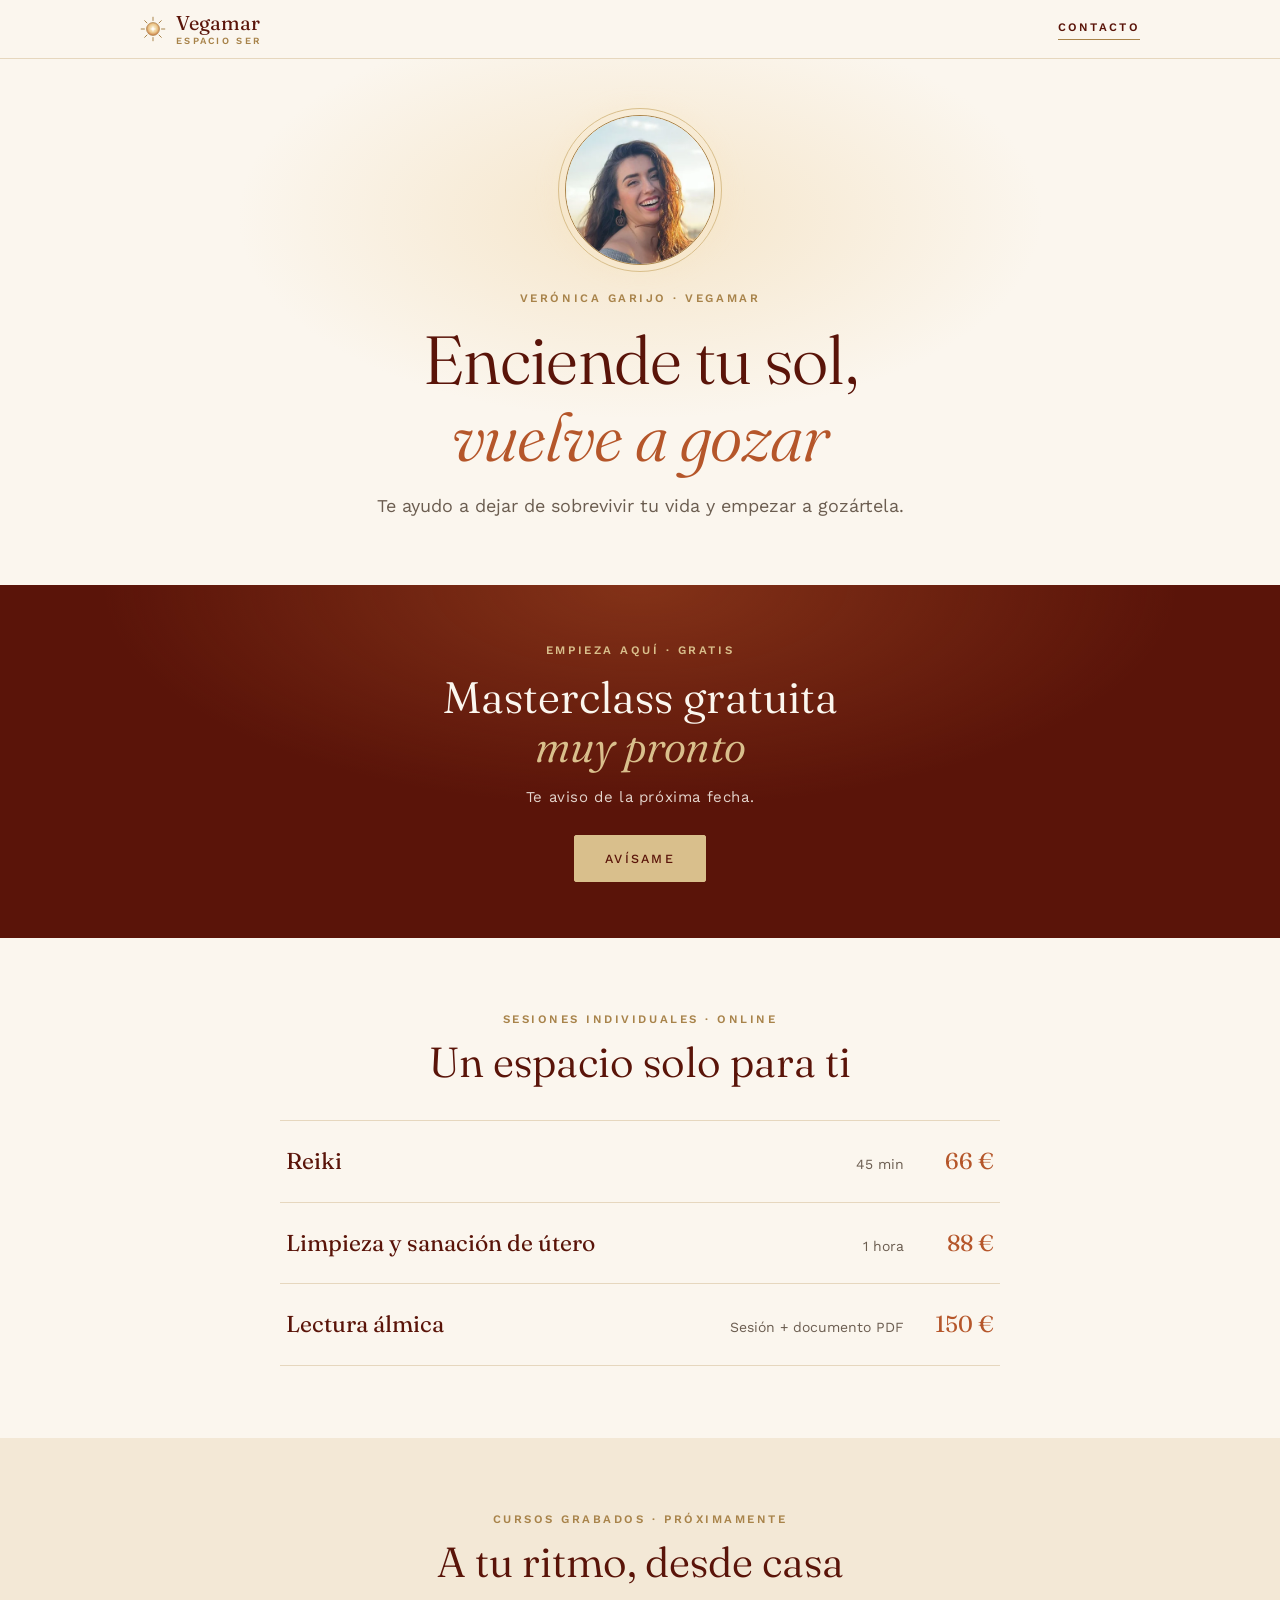
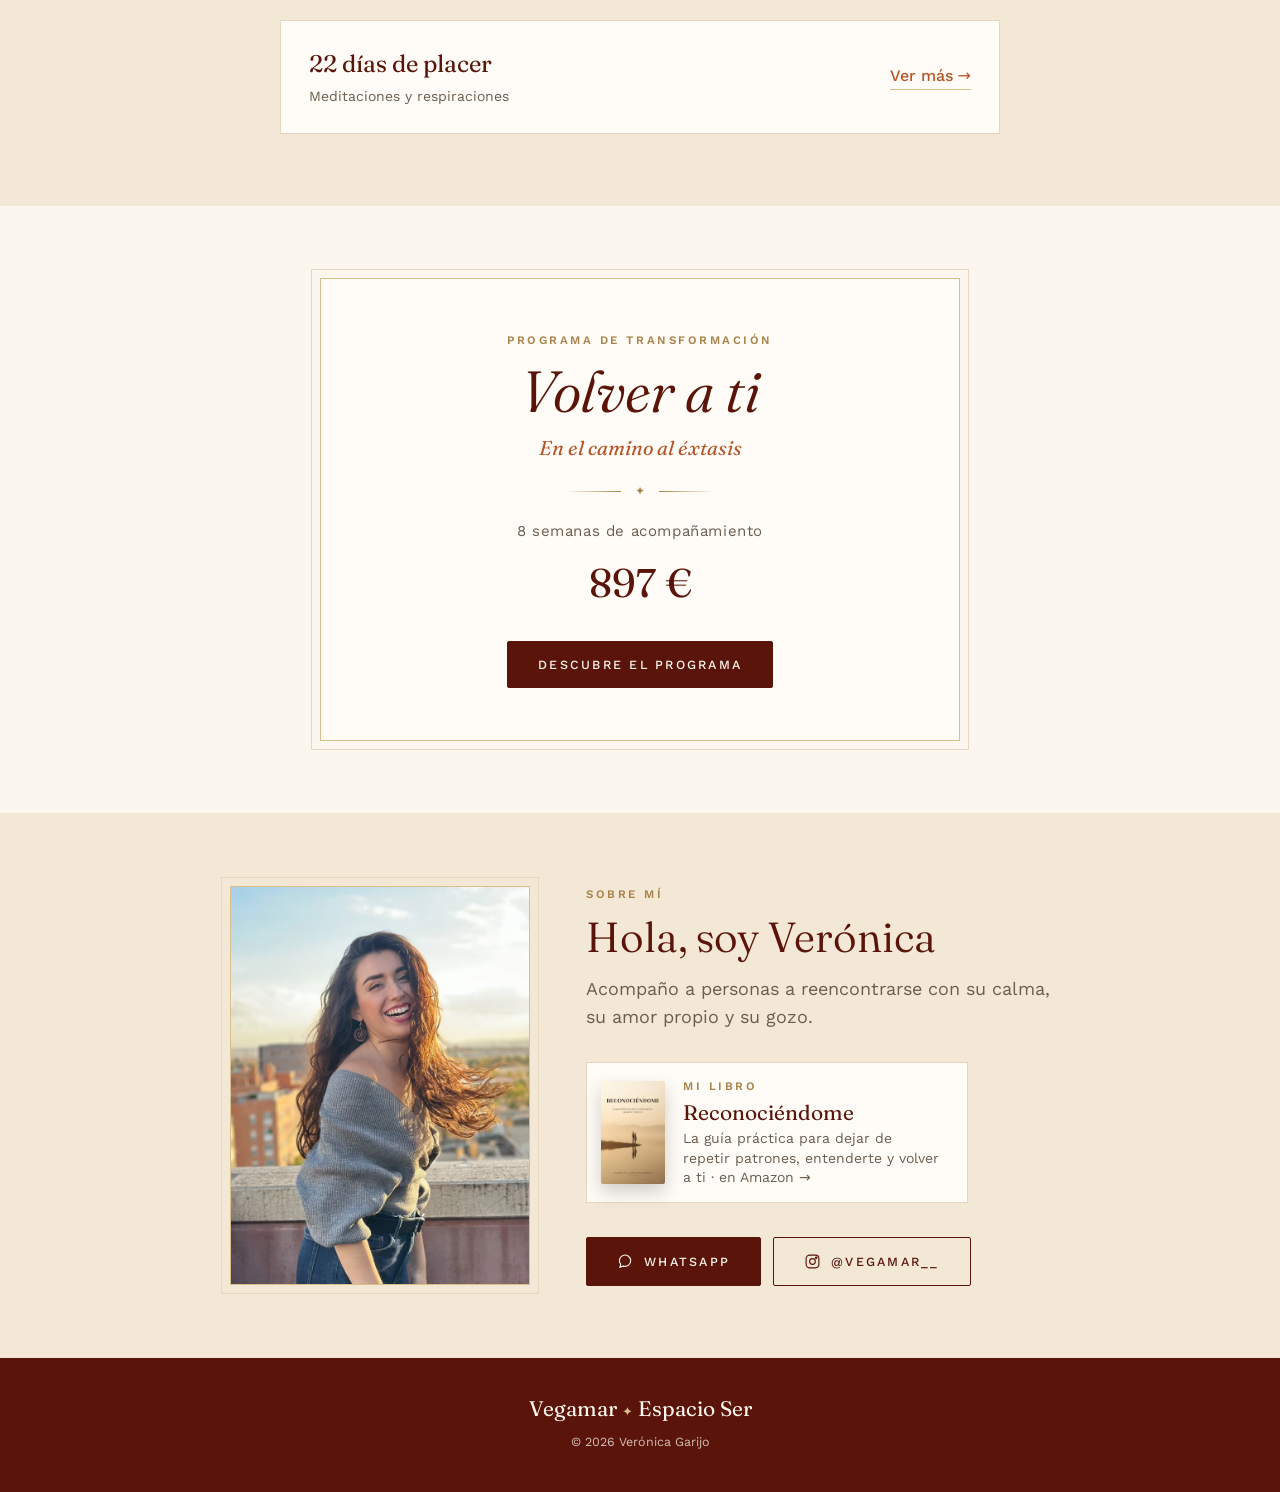
<file: index.html>
<!DOCTYPE html>
<html lang="es">
<head>
  <meta charset="utf-8">
  <meta http-equiv="Content-Security-Policy" content="default-src 'self'; script-src 'self'; style-src 'self'; img-src 'self'; font-src 'self'; connect-src 'none'; object-src 'none'; base-uri 'self'; form-action 'none'">
  <meta name="viewport" content="width=device-width, initial-scale=1">
  <title>Vegamar · Espacio Ser · Enciende tu sol, vuelve a gozar</title>
  <meta name="description" content="Verónica Garijo (Vegamar): masterclass gratuita, reiki, sanación de útero, lectura álmica y el programa Volver a ti. Amor, calma y gozo en lo simple.">
  <meta name="theme-color" content="#FBF6EE">
  <meta property="og:type" content="website">
  <meta property="og:site_name" content="Vegamar · Espacio Ser">
  <meta property="og:locale" content="es_ES">
  <meta property="og:title" content="Vegamar · Enciende tu sol, vuelve a gozar">
  <meta property="og:description" content="Masterclass gratuita, sesiones online y el programa Volver a ti con Verónica Garijo.">
  <link rel="icon" href="img/favicon.svg" type="image/svg+xml">
  <link rel="stylesheet" href="css/fonts.css">
  <link rel="stylesheet" href="css/estilo.css">
</head>
<body>
  <header class="topbar">
    <div class="wrap topbar-inner">
      <a class="brand" href="./" aria-label="Vegamar, ir al inicio">
        <img src="img/favicon.svg" alt="" width="26" height="26">
        <span>Vegamar <small>Espacio Ser</small></span>
      </a>
      <a class="topbar-cta" data-wa="Hola! Quiero saber más información" href="#contacto">Contacto</a>
    </div>
  </header>

  <section class="hero" id="inicio">
    <div class="sparkles" data-sparkles="14" aria-hidden="true"></div>
    <div class="wrap hero-inner">
      <div class="avatar">
        <img src="img/fotos/vero-avatar.webp" alt="Verónica Garijo sonriendo al atardecer" width="360" height="360">
      </div>
      <p class="eyebrow">Verónica Garijo · Vegamar</p>
      <h1>Enciende tu sol, <em>vuelve a gozar</em></h1>
      <p class="lead">Te ayudo a dejar de sobrevivir tu vida y empezar a gozártela.</p>
    </div>
  </section>

  <main>
    <!-- 1 · Free masterclass. Each .event hides itself after its data-until date (js/main.js);
         when none is left, .events-empty is shown instead. -->
    <section class="masterclass" id="masterclass">
      <div class="sparkles" data-sparkles="18" aria-hidden="true"></div>
      <div class="wrap">
        <p class="eyebrow">Empieza aquí · gratis</p>
        <div class="event" data-until="2026-11-21">
          <h2>Masterclass <em>Enciende tu sol interior</em></h2>
          <p class="event-when">Viernes 21 de noviembre · 17 h · online</p>
          <a class="btn btn-gold" href="masterclass/">Ver la masterclass</a>
        </div>
        <div class="events-empty" hidden>
          <h2>Masterclass gratuita <em>muy pronto</em></h2>
          <p class="event-when">Te aviso de la próxima fecha.</p>
          <a class="btn btn-gold" data-wa="Hola! Quiero que me avises de la próxima masterclass gratuita" href="#contacto">Avísame</a>
        </div>
      </div>
    </section>

    <!-- 2 · Individual sessions: each one opens its own page -->
    <section class="section" id="sesiones">
      <div class="wrap">
        <div class="section-title">
          <p class="eyebrow">Sesiones individuales · online</p>
          <h2>Un espacio solo para ti</h2>
        </div>
        <div class="sessions">
          <a class="session" href="reiki/">
            <span class="session-name">Reiki</span>
            <span class="session-meta">45 min</span>
            <span class="session-price">66 €</span>
          </a>
          <a class="session" href="sanacion-de-utero/">
            <span class="session-name">Limpieza y sanación de útero</span>
            <span class="session-meta">1 hora</span>
            <span class="session-price">88 €</span>
          </a>
          <a class="session" href="lectura-almica/">
            <span class="session-name">Lectura álmica</span>
            <span class="session-meta">Sesión + documento PDF</span>
            <span class="session-price">150 €</span>
          </a>
        </div>
      </div>
    </section>

    <!-- 3 · Recorded courses (still being made) -->
    <section class="section section-soft" id="cursos">
      <div class="wrap">
        <div class="section-title">
          <p class="eyebrow">Cursos grabados · próximamente</p>
          <h2>A tu ritmo, desde casa</h2>
        </div>
        <a class="course" href="cursos/">
          <span>
            <span class="course-name">22 días de placer</span>
            <span class="meta">Meditaciones y respiraciones</span>
          </span>
          <span class="link">Ver más →</span>
        </a>
      </div>
    </section>

    <!-- 4 · Main programme -->
    <section class="section program" id="volver-a-ti">
      <div class="sparkles" data-sparkles="10" aria-hidden="true"></div>
      <div class="wrap">
        <div class="program-box">
          <p class="eyebrow">Programa de transformación</p>
          <h2>Volver a ti</h2>
          <p class="program-claim">En el camino al éxtasis</p>
          <div class="ornament" aria-hidden="true"><span></span>✦<span></span></div>
          <p class="program-facts">8 semanas de acompañamiento</p>
          <p class="program-price">897 €</p>
          <a class="btn" href="volver-a-ti/">Descubre el programa</a>
        </div>
      </div>
    </section>

    <!-- 5 · About + book + contact -->
    <section class="section section-soft" id="contacto">
      <div class="wrap about">
        <img class="about-photo" src="img/fotos/vero-retrato.webp" alt="Verónica Garijo" width="720" height="960" loading="lazy">
        <div class="about-body">
          <p class="eyebrow">Sobre mí</p>
          <h2>Hola, soy Verónica</h2>
          <p class="about-text">Acompaño a personas a reencontrarse con su calma, su amor propio y su gozo.</p>
          <a class="book" href="https://amzn.eu/d/07HGmJOY" target="_blank" rel="noopener noreferrer">
            <img class="book-cover" src="img/fotos/libro-reconociendome.webp" alt="Portada del libro Reconociéndome" width="300" height="480" loading="lazy">
            <span><span class="tag">Mi libro</span><strong>Reconociéndome</strong><span class="meta">La guía práctica para dejar de repetir patrones, entenderte y volver a ti · en Amazon →</span></span>
          </a>
          <div class="contact-buttons">
            <a class="btn" data-wa="Hola! Quiero saber más información" href="https://wa.me/message/4CHVMTHTK6S3P1" target="_blank" rel="noopener noreferrer">
              <svg viewBox="0 0 24 24" fill="none" stroke="currentColor" stroke-width="1.6" aria-hidden="true"><path d="M4 20l1.3-3.9A8 8 0 1 1 9 18.5Z"/></svg>
              WhatsApp</a>
            <a class="btn btn-line" href="https://www.instagram.com/vegamar__/" target="_blank" rel="noopener noreferrer">
              <svg viewBox="0 0 24 24" fill="none" stroke="currentColor" stroke-width="1.6" aria-hidden="true"><rect x="3" y="3" width="18" height="18" rx="5"/><circle cx="12" cy="12" r="4"/><circle cx="17.2" cy="6.8" r="1"/></svg>
              @vegamar__</a>
          </div>
        </div>
      </div>
    </section>
  </main>

  <footer class="footer">
    <div class="wrap">
      <p class="footer-brand">Vegamar <span>✦</span> Espacio Ser</p>
      <p class="small">© 2026 Verónica Garijo</p>
    </div>
  </footer>

  <script src="js/main.js"></script>
</body>
</html>
</file>
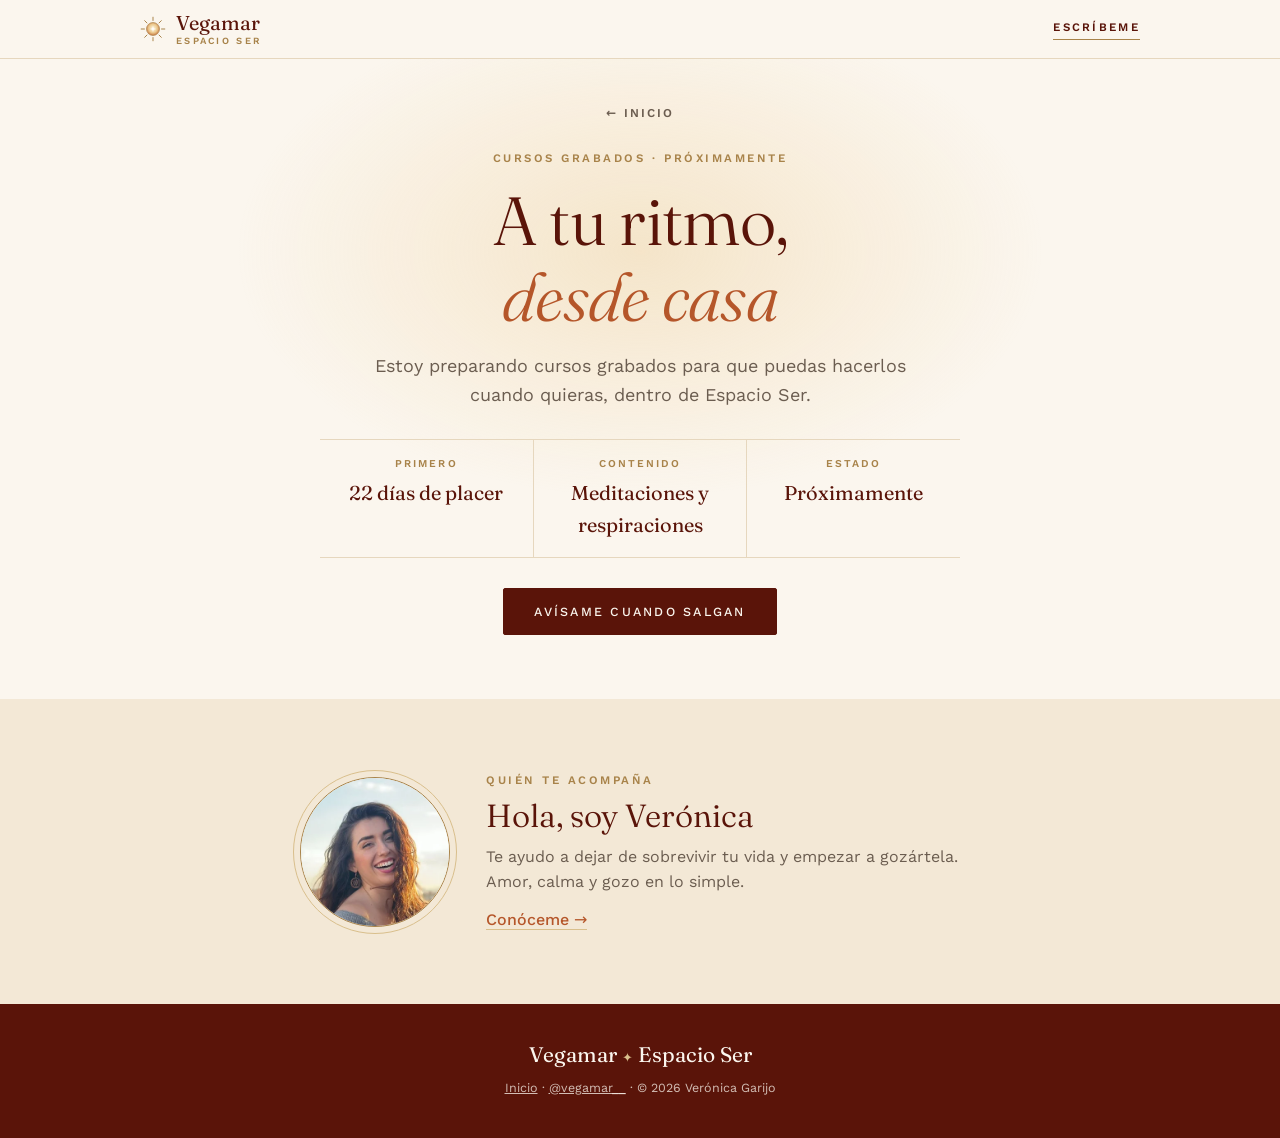
<file: cursos/index.html>
<!DOCTYPE html>
<html lang="es">
<head>
  <meta charset="utf-8">
  <meta http-equiv="Content-Security-Policy" content="default-src 'self'; script-src 'self'; style-src 'self'; img-src 'self'; font-src 'self'; connect-src 'none'; object-src 'none'; base-uri 'self'; form-action 'none'">
  <meta name="viewport" content="width=device-width, initial-scale=1">
  <title>Cursos grabados · Vegamar</title>
  <meta name="description" content="Cursos grabados de Verónica Garijo (Vegamar), próximamente: 22 días de placer, meditaciones y respiraciones.">
  <meta name="theme-color" content="#FBF6EE">
  <meta property="og:type" content="website">
  <meta property="og:site_name" content="Vegamar · Espacio Ser">
  <meta property="og:locale" content="es_ES">
  <meta property="og:title" content="Cursos grabados · Vegamar">
  <meta property="og:description" content="Cursos grabados de Verónica Garijo (Vegamar), próximamente: 22 días de placer, meditaciones y respiraciones.">
  <link rel="icon" href="../img/favicon.svg" type="image/svg+xml">
  <link rel="stylesheet" href="../css/fonts.css">
  <link rel="stylesheet" href="../css/estilo.css">
</head>
<body>
  <header class="topbar">
    <div class="wrap topbar-inner">
      <a class="brand" href="../" aria-label="Vegamar, ir al inicio">
        <img src="../img/favicon.svg" alt="" width="26" height="26">
        <span>Vegamar <small>Espacio Ser</small></span>
      </a>
      <a class="topbar-cta" data-wa="Hola! Tengo una duda sobre los cursos grabados" href="https://wa.me/message/4CHVMTHTK6S3P1" target="_blank" rel="noopener noreferrer">Escríbeme</a>
    </div>
  </header>

  <main>
    <section class="hero lp-hero">
      <div class="sparkles" data-sparkles="14" aria-hidden="true"></div>
      <div class="wrap hero-inner">
        <a class="back" href="../">← Inicio</a>
        <p class="eyebrow">Cursos grabados · próximamente</p>
        <h1>A tu ritmo, <em>desde casa</em></h1>
        <p class="lead">Estoy preparando cursos grabados para que puedas hacerlos cuando quieras, dentro de Espacio Ser.</p>
        <dl class="facts">
          <div><dt>Primero</dt><dd>22 días de placer</dd></div>
          <div><dt>Contenido</dt><dd>Meditaciones y respiraciones</dd></div>
          <div><dt>Estado</dt><dd>Próximamente</dd></div>
        </dl>
        <a class="btn" data-wa="Hola! Quiero que me avises cuando salgan los cursos grabados" href="https://wa.me/message/4CHVMTHTK6S3P1" target="_blank" rel="noopener noreferrer">Avísame cuando salgan</a>
      </div>
    </section>

    <section class="section section-soft">
      <div class="wrap about-mini">
        <img src="../img/fotos/vero-avatar.webp" alt="Verónica Garijo" width="360" height="360" loading="lazy">
        <div>
          <p class="eyebrow">Quién te acompaña</p>
          <h2>Hola, soy Verónica</h2>
          <p>Te ayudo a dejar de sobrevivir tu vida y empezar a gozártela. Amor, calma y gozo en lo simple.</p>
          <a class="link" href="../#contacto">Conóceme →</a>
        </div>
      </div>
    </section>
  </main>

  <footer class="footer">
    <div class="wrap">
      <p class="footer-brand">Vegamar <span>✦</span> Espacio Ser</p>
      <p class="small"><a href="../">Inicio</a> · <a href="https://www.instagram.com/vegamar__/" target="_blank" rel="noopener noreferrer">@vegamar__</a> · © 2026 Verónica Garijo</p>
    </div>
  </footer>

  <script src="../js/main.js"></script>
</body>
</html>
</file>
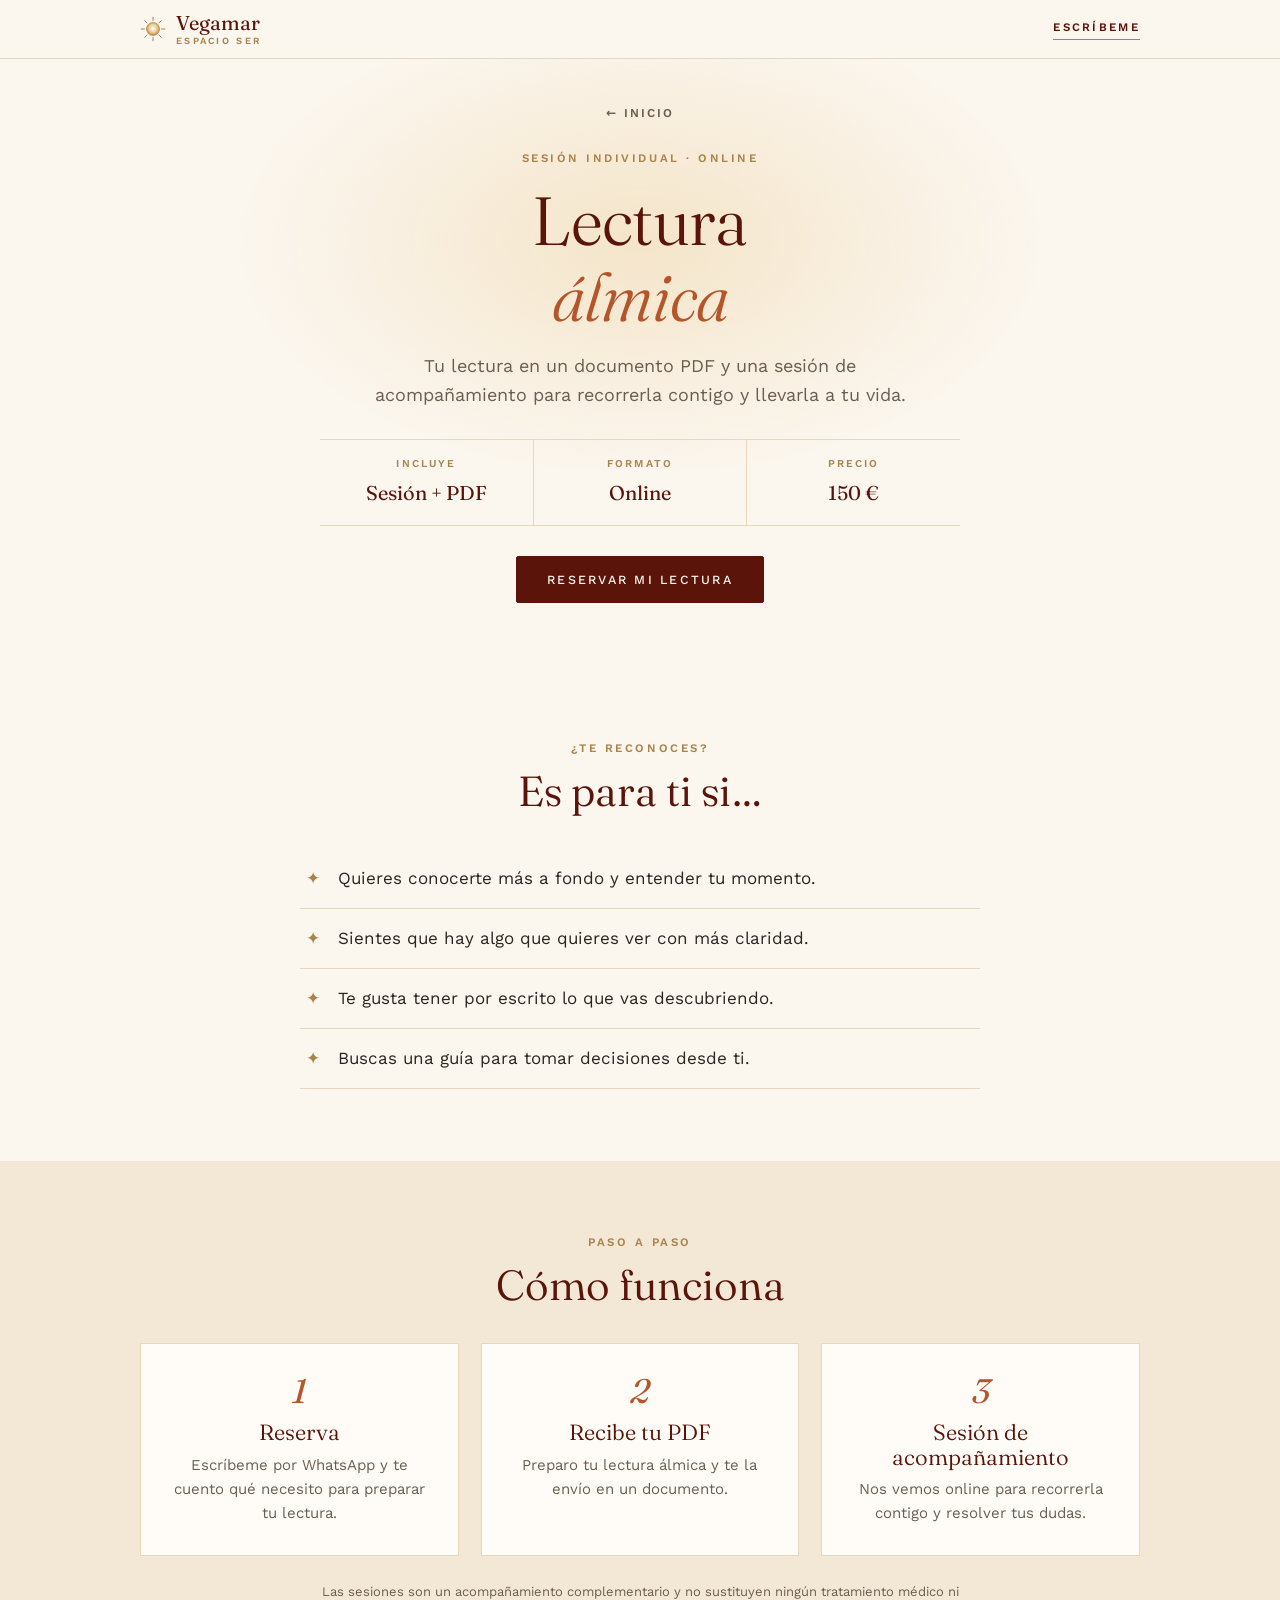
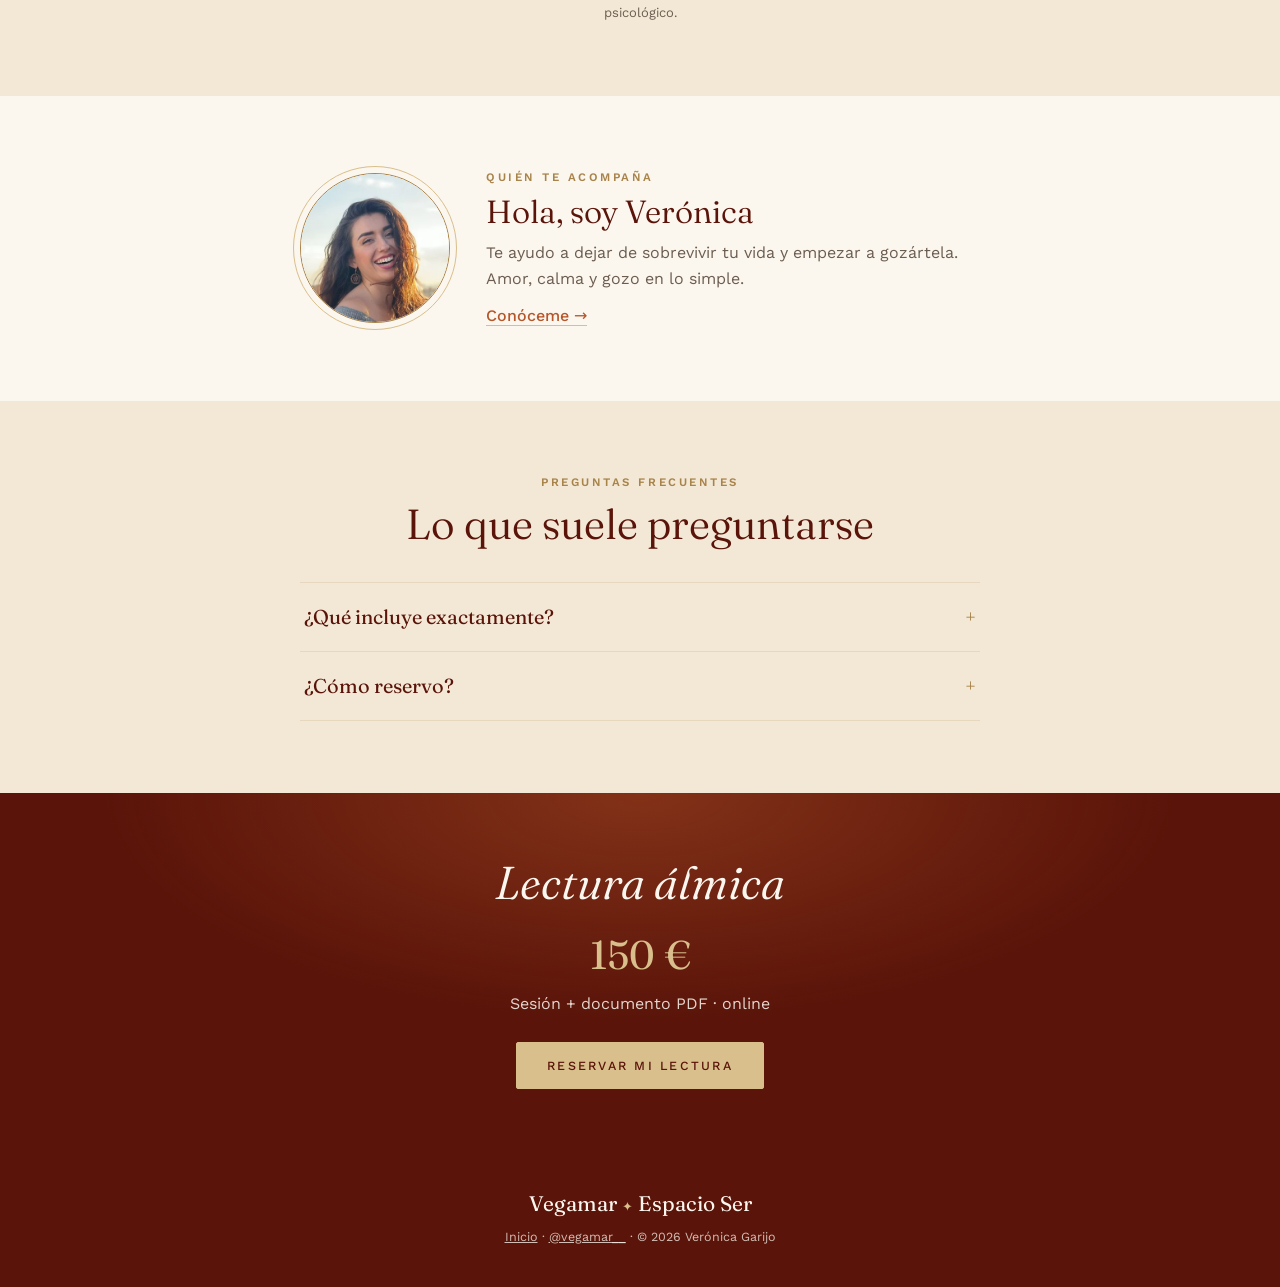
<file: lectura-almica/index.html>
<!DOCTYPE html>
<html lang="es">
<head>
  <meta charset="utf-8">
  <meta http-equiv="Content-Security-Policy" content="default-src 'self'; script-src 'self'; style-src 'self'; img-src 'self'; font-src 'self'; connect-src 'none'; object-src 'none'; base-uri 'self'; form-action 'none'">
  <meta name="viewport" content="width=device-width, initial-scale=1">
  <title>Lectura álmica · Vegamar</title>
  <meta name="description" content="Lectura álmica con Verónica Garijo (Vegamar): documento PDF y sesión online de acompañamiento, 150 €.">
  <meta name="theme-color" content="#FBF6EE">
  <meta property="og:type" content="website">
  <meta property="og:site_name" content="Vegamar · Espacio Ser">
  <meta property="og:locale" content="es_ES">
  <meta property="og:title" content="Lectura álmica · Vegamar">
  <meta property="og:description" content="Lectura álmica con Verónica Garijo (Vegamar): documento PDF y sesión online de acompañamiento, 150 €.">
  <link rel="icon" href="../img/favicon.svg" type="image/svg+xml">
  <link rel="stylesheet" href="../css/fonts.css">
  <link rel="stylesheet" href="../css/estilo.css">
</head>
<body>
  <header class="topbar">
    <div class="wrap topbar-inner">
      <a class="brand" href="../" aria-label="Vegamar, ir al inicio">
        <img src="../img/favicon.svg" alt="" width="26" height="26">
        <span>Vegamar <small>Espacio Ser</small></span>
      </a>
      <a class="topbar-cta" data-wa="Hola! Tengo una duda sobre: Lectura álmica" href="https://wa.me/message/4CHVMTHTK6S3P1" target="_blank" rel="noopener noreferrer">Escríbeme</a>
    </div>
  </header>

  <main>
    <section class="hero lp-hero">
      <div class="sparkles" data-sparkles="14" aria-hidden="true"></div>
      <div class="wrap hero-inner">
        <a class="back" href="../">← Inicio</a>
        <p class="eyebrow">Sesión individual · online</p>
        <h1>Lectura <em>álmica</em></h1>
        <p class="lead">Tu lectura en un documento PDF y una sesión de acompañamiento para recorrerla contigo y llevarla a tu vida.</p>
        <dl class="facts">
          <div><dt>Incluye</dt><dd>Sesión + PDF</dd></div>
          <div><dt>Formato</dt><dd>Online</dd></div>
          <div><dt>Precio</dt><dd>150 €</dd></div>
        </dl>
        <a class="btn" data-wa="Hola! Quiero reservar: Lectura álmica" href="https://wa.me/message/4CHVMTHTK6S3P1" target="_blank" rel="noopener noreferrer">Reservar mi lectura</a>
      </div>
    </section>

    <section class="section">
      <div class="wrap narrow">
        <div class="section-title">
          <p class="eyebrow">¿Te reconoces?</p>
          <h2>Es para ti si…</h2>
        </div>
        <ul class="checklist">
          <li>Quieres conocerte más a fondo y entender tu momento.</li>
          <li>Sientes que hay algo que quieres ver con más claridad.</li>
          <li>Te gusta tener por escrito lo que vas descubriendo.</li>
          <li>Buscas una guía para tomar decisiones desde ti.</li>
        </ul>
      </div>
    </section>
    <section class="section section-soft">
      <div class="wrap">
        <div class="section-title">
          <p class="eyebrow">Paso a paso</p>
          <h2>Cómo funciona</h2>
        </div>
        <ol class="steps">
          <li><span class="step-num">1</span><h3>Reserva</h3><p>Escríbeme por WhatsApp y te cuento qué necesito para preparar tu lectura.</p></li>
          <li><span class="step-num">2</span><h3>Recibe tu PDF</h3><p>Preparo tu lectura álmica y te la envío en un documento.</p></li>
          <li><span class="step-num">3</span><h3>Sesión de acompañamiento</h3><p>Nos vemos online para recorrerla contigo y resolver tus dudas.</p></li>
        </ol>
        <p class="note">Las sesiones son un acompañamiento complementario y no sustituyen ningún tratamiento médico ni psicológico.</p>
      </div>
    </section>
    <section class="section">
      <div class="wrap about-mini">
        <img src="../img/fotos/vero-avatar.webp" alt="Verónica Garijo" width="360" height="360" loading="lazy">
        <div>
          <p class="eyebrow">Quién te acompaña</p>
          <h2>Hola, soy Verónica</h2>
          <p>Te ayudo a dejar de sobrevivir tu vida y empezar a gozártela. Amor, calma y gozo en lo simple.</p>
          <a class="link" href="../#contacto">Conóceme →</a>
        </div>
      </div>
    </section>
    <section class="section section-soft">
      <div class="wrap narrow">
        <div class="section-title">
          <p class="eyebrow">Preguntas frecuentes</p>
          <h2>Lo que suele preguntarse</h2>
        </div>
        <div class="faq">
          <details>
            <summary>¿Qué incluye exactamente?</summary>
            <p>Tu lectura en un documento PDF y una sesión online para comentarla.</p>
          </details>
          <details>
            <summary>¿Cómo reservo?</summary>
            <p>Por WhatsApp. Pulsa «Reservar mi lectura» y te respondo personalmente.</p>
          </details>
        </div>
      </div>
    </section>
    <section class="final">
      <div class="sparkles" data-sparkles="16" aria-hidden="true"></div>
      <div class="wrap">
        <h2>Lectura álmica</h2>
        <p class="final-price">150 €</p>
        <p class="final-detail">Sesión + documento PDF · online</p>
        <a class="btn btn-gold" data-wa="Hola! Quiero reservar: Lectura álmica" href="https://wa.me/message/4CHVMTHTK6S3P1" target="_blank" rel="noopener noreferrer">Reservar mi lectura</a>
      </div>
    </section>
  </main>

  <footer class="footer">
    <div class="wrap">
      <p class="footer-brand">Vegamar <span>✦</span> Espacio Ser</p>
      <p class="small"><a href="../">Inicio</a> · <a href="https://www.instagram.com/vegamar__/" target="_blank" rel="noopener noreferrer">@vegamar__</a> · © 2026 Verónica Garijo</p>
    </div>
  </footer>

  <script src="../js/main.js"></script>
</body>
</html>
</file>
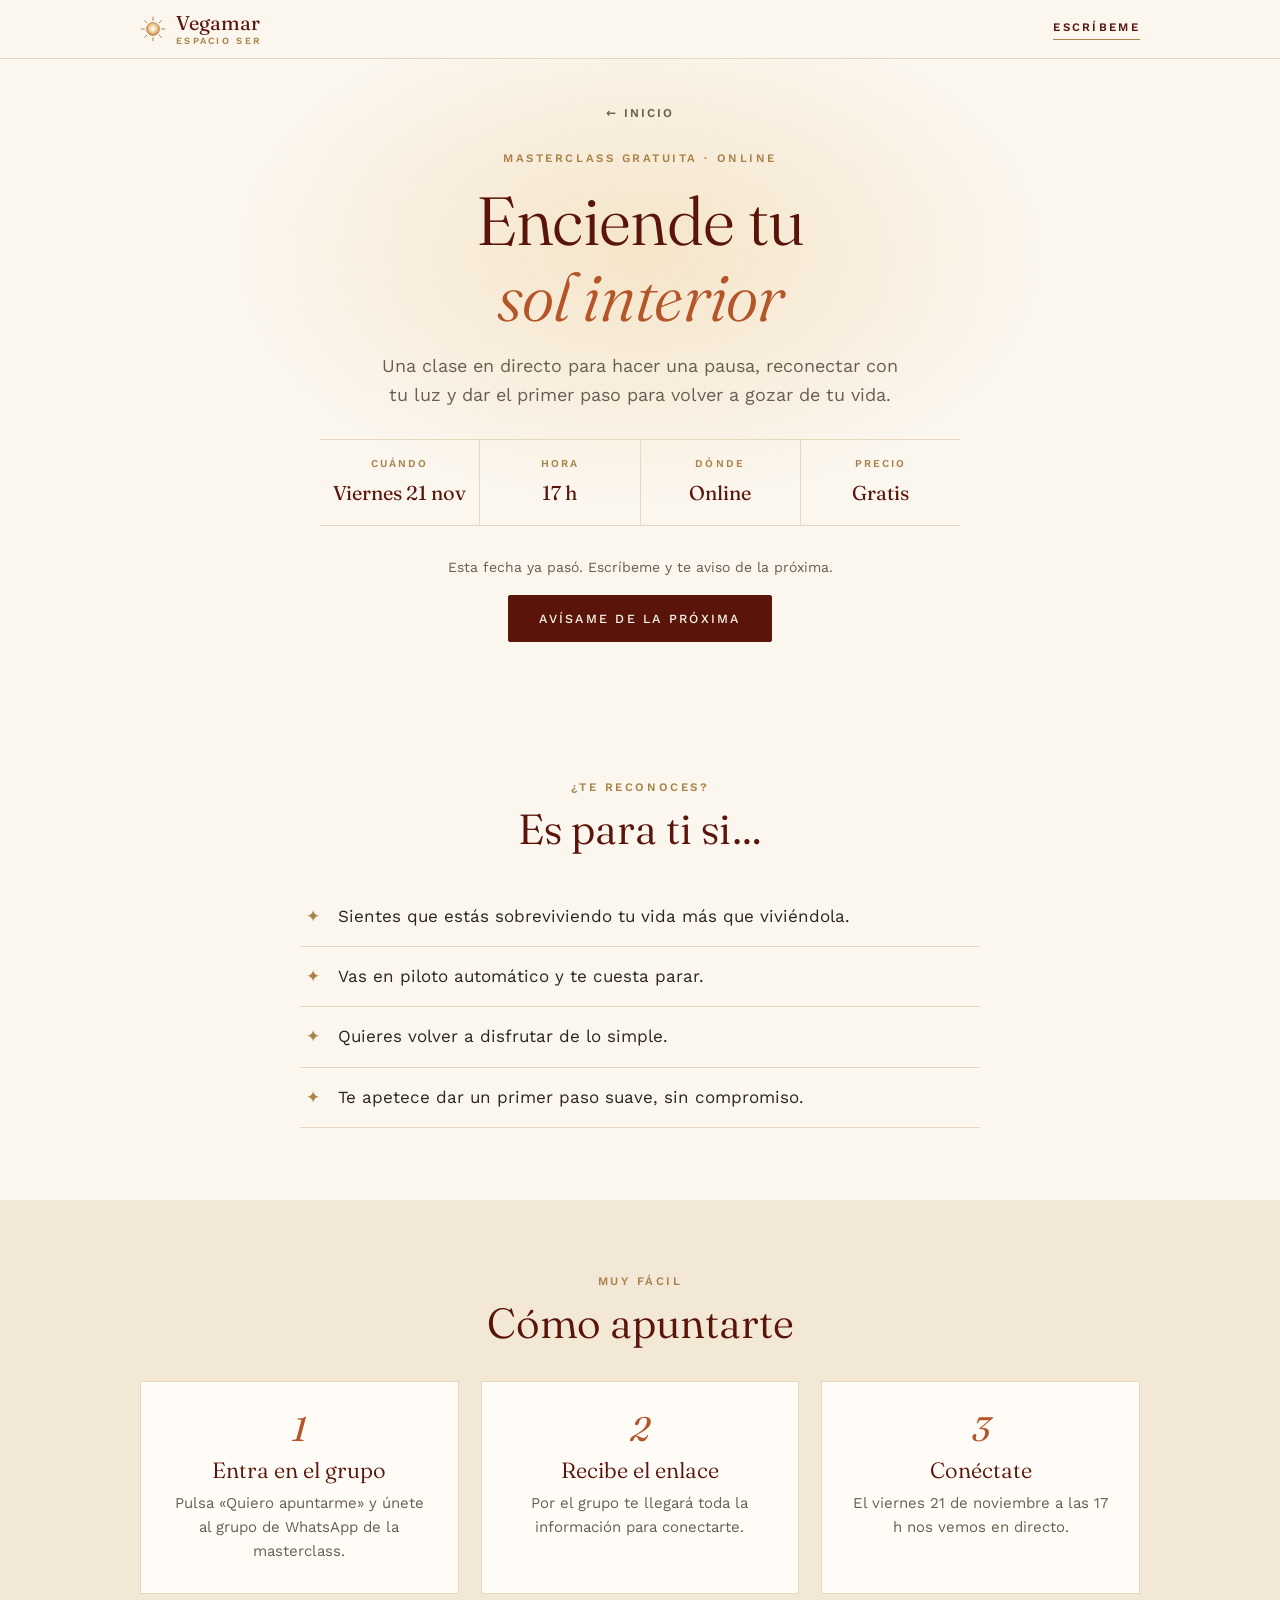
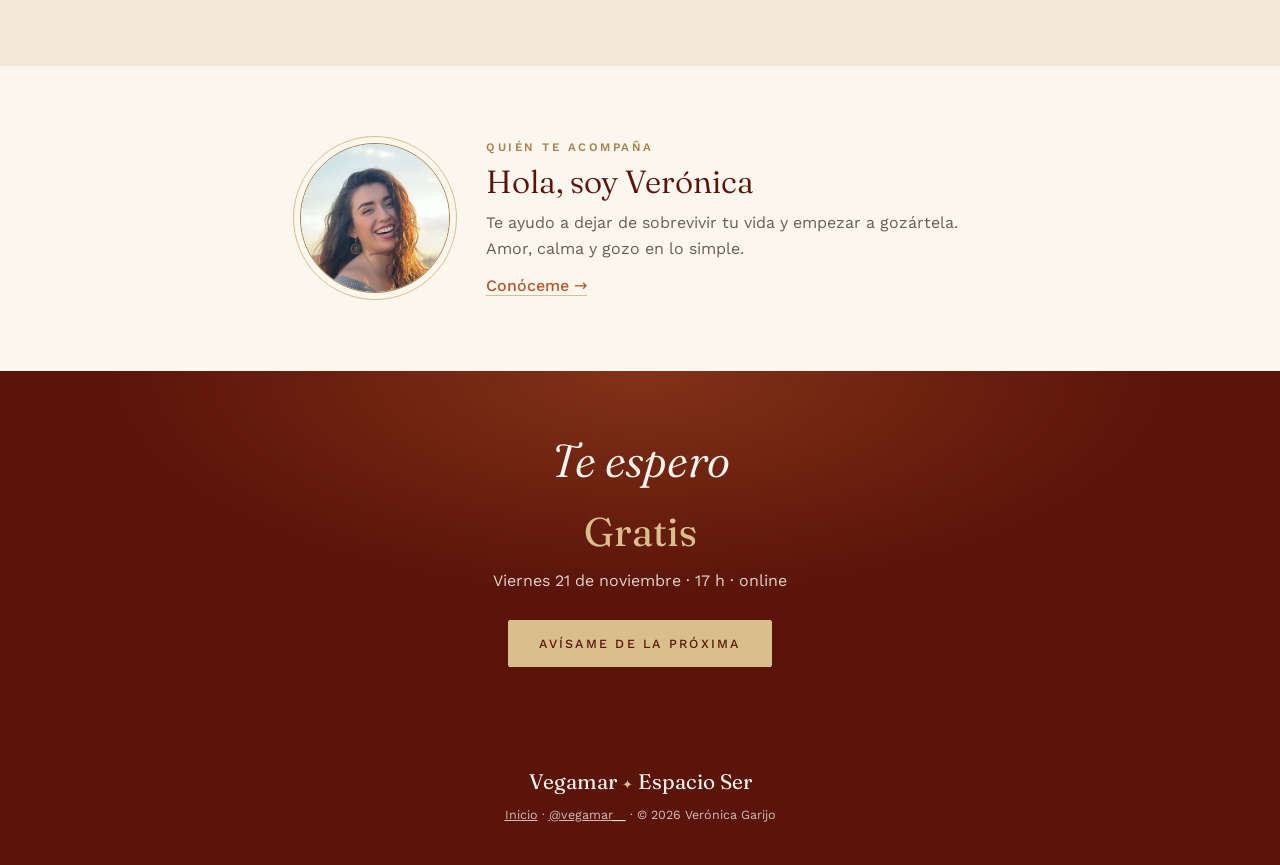
<file: masterclass/index.html>
<!DOCTYPE html>
<html lang="es">
<head>
  <meta charset="utf-8">
  <meta http-equiv="Content-Security-Policy" content="default-src 'self'; script-src 'self'; style-src 'self'; img-src 'self'; font-src 'self'; connect-src 'none'; object-src 'none'; base-uri 'self'; form-action 'none'">
  <meta name="viewport" content="width=device-width, initial-scale=1">
  <title>Masterclass gratuita · Enciende tu sol interior · Vegamar</title>
  <meta name="description" content="Masterclass gratuita y online con Verónica Garijo: Enciende tu sol interior. Viernes 21 de noviembre a las 17 h.">
  <meta name="theme-color" content="#FBF6EE">
  <meta property="og:type" content="website">
  <meta property="og:site_name" content="Vegamar · Espacio Ser">
  <meta property="og:locale" content="es_ES">
  <meta property="og:title" content="Masterclass gratuita · Enciende tu sol interior · Vegamar">
  <meta property="og:description" content="Masterclass gratuita y online con Verónica Garijo: Enciende tu sol interior. Viernes 21 de noviembre a las 17 h.">
  <link rel="icon" href="../img/favicon.svg" type="image/svg+xml">
  <link rel="stylesheet" href="../css/fonts.css">
  <link rel="stylesheet" href="../css/estilo.css">
</head>
<body>
  <header class="topbar">
    <div class="wrap topbar-inner">
      <a class="brand" href="../" aria-label="Vegamar, ir al inicio">
        <img src="../img/favicon.svg" alt="" width="26" height="26">
        <span>Vegamar <small>Espacio Ser</small></span>
      </a>
      <a class="topbar-cta" data-wa="Hola! Tengo una duda sobre la masterclass gratuita" href="https://wa.me/message/4CHVMTHTK6S3P1" target="_blank" rel="noopener noreferrer">Escríbeme</a>
    </div>
  </header>

  <main>
    <section class="hero lp-hero">
      <div class="sparkles" data-sparkles="14" aria-hidden="true"></div>
      <div class="wrap hero-inner">
        <a class="back" href="../">← Inicio</a>
        <p class="eyebrow">Masterclass gratuita · online</p>
        <h1>Enciende tu <em>sol interior</em></h1>
        <p class="lead">Una clase en directo para hacer una pausa, reconectar con tu luz y dar el primer paso para volver a gozar de tu vida.</p>
        <dl class="facts">
          <div><dt>Cuándo</dt><dd>Viernes 21 nov</dd></div>
          <div><dt>Hora</dt><dd>17 h</dd></div>
          <div><dt>Dónde</dt><dd>Online</dd></div>
          <div><dt>Precio</dt><dd>Gratis</dd></div>
        </dl>
        <div class="event" data-until="2026-11-21"><a class="btn" href="https://chat.whatsapp.com/CnDYZ1867s7Bkuu1jYIMAR" target="_blank" rel="noopener noreferrer">Quiero apuntarme</a></div>
        <div class="events-empty" hidden><p class="meta">Esta fecha ya pasó. Escríbeme y te aviso de la próxima.</p>
          <a class="btn" data-wa="Hola! Quiero que me avises de la próxima masterclass gratuita" href="https://wa.me/message/4CHVMTHTK6S3P1" target="_blank" rel="noopener noreferrer">Avísame de la próxima</a></div>
      </div>
    </section>

    <section class="section">
      <div class="wrap narrow">
        <div class="section-title">
          <p class="eyebrow">¿Te reconoces?</p>
          <h2>Es para ti si…</h2>
        </div>
        <ul class="checklist">
          <li>Sientes que estás sobreviviendo tu vida más que viviéndola.</li>
          <li>Vas en piloto automático y te cuesta parar.</li>
          <li>Quieres volver a disfrutar de lo simple.</li>
          <li>Te apetece dar un primer paso suave, sin compromiso.</li>
        </ul>
      </div>
    </section>
    <section class="section section-soft">
      <div class="wrap">
        <div class="section-title">
          <p class="eyebrow">Muy fácil</p>
          <h2>Cómo apuntarte</h2>
        </div>
        <ol class="steps">
          <li><span class="step-num">1</span><h3>Entra en el grupo</h3><p>Pulsa «Quiero apuntarme» y únete al grupo de WhatsApp de la masterclass.</p></li>
          <li><span class="step-num">2</span><h3>Recibe el enlace</h3><p>Por el grupo te llegará toda la información para conectarte.</p></li>
          <li><span class="step-num">3</span><h3>Conéctate</h3><p>El viernes 21 de noviembre a las 17 h nos vemos en directo.</p></li>
        </ol>
      </div>
    </section>
    <section class="section">
      <div class="wrap about-mini">
        <img src="../img/fotos/vero-avatar.webp" alt="Verónica Garijo" width="360" height="360" loading="lazy">
        <div>
          <p class="eyebrow">Quién te acompaña</p>
          <h2>Hola, soy Verónica</h2>
          <p>Te ayudo a dejar de sobrevivir tu vida y empezar a gozártela. Amor, calma y gozo en lo simple.</p>
          <a class="link" href="../#contacto">Conóceme →</a>
        </div>
      </div>
    </section>
    <section class="final">
      <div class="sparkles" data-sparkles="16" aria-hidden="true"></div>
      <div class="wrap">
        <h2>Te espero</h2>
        <p class="final-price">Gratis</p>
        <p class="final-detail">Viernes 21 de noviembre · 17 h · online</p>
        <div class="event" data-until="2026-11-21"><a class="btn btn-gold" href="https://chat.whatsapp.com/CnDYZ1867s7Bkuu1jYIMAR" target="_blank" rel="noopener noreferrer">Quiero apuntarme</a></div>
        <div class="events-empty" hidden><a class="btn btn-gold" data-wa="Hola! Quiero que me avises de la próxima masterclass gratuita" href="https://wa.me/message/4CHVMTHTK6S3P1" target="_blank" rel="noopener noreferrer">Avísame de la próxima</a></div>
      </div>
    </section>
  </main>

  <footer class="footer">
    <div class="wrap">
      <p class="footer-brand">Vegamar <span>✦</span> Espacio Ser</p>
      <p class="small"><a href="../">Inicio</a> · <a href="https://www.instagram.com/vegamar__/" target="_blank" rel="noopener noreferrer">@vegamar__</a> · © 2026 Verónica Garijo</p>
    </div>
  </footer>

  <script src="../js/main.js"></script>
</body>
</html>
</file>
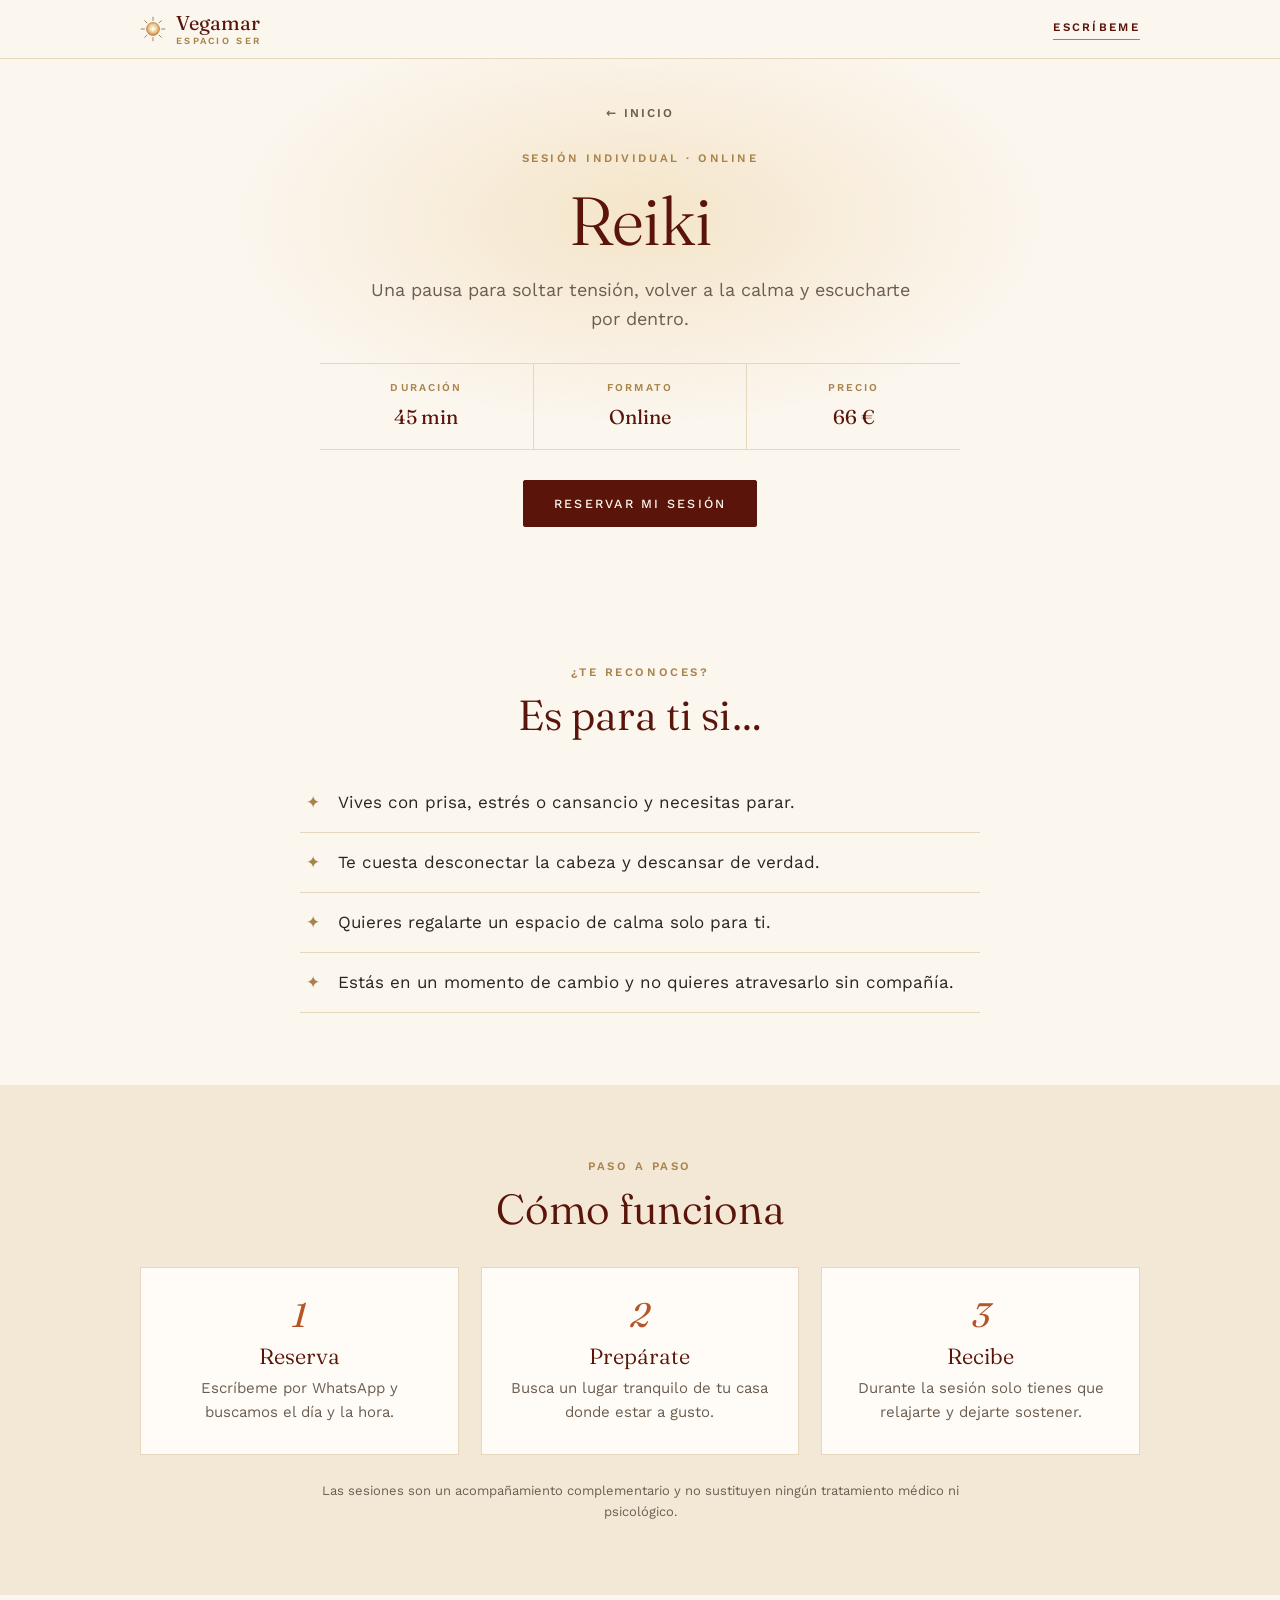
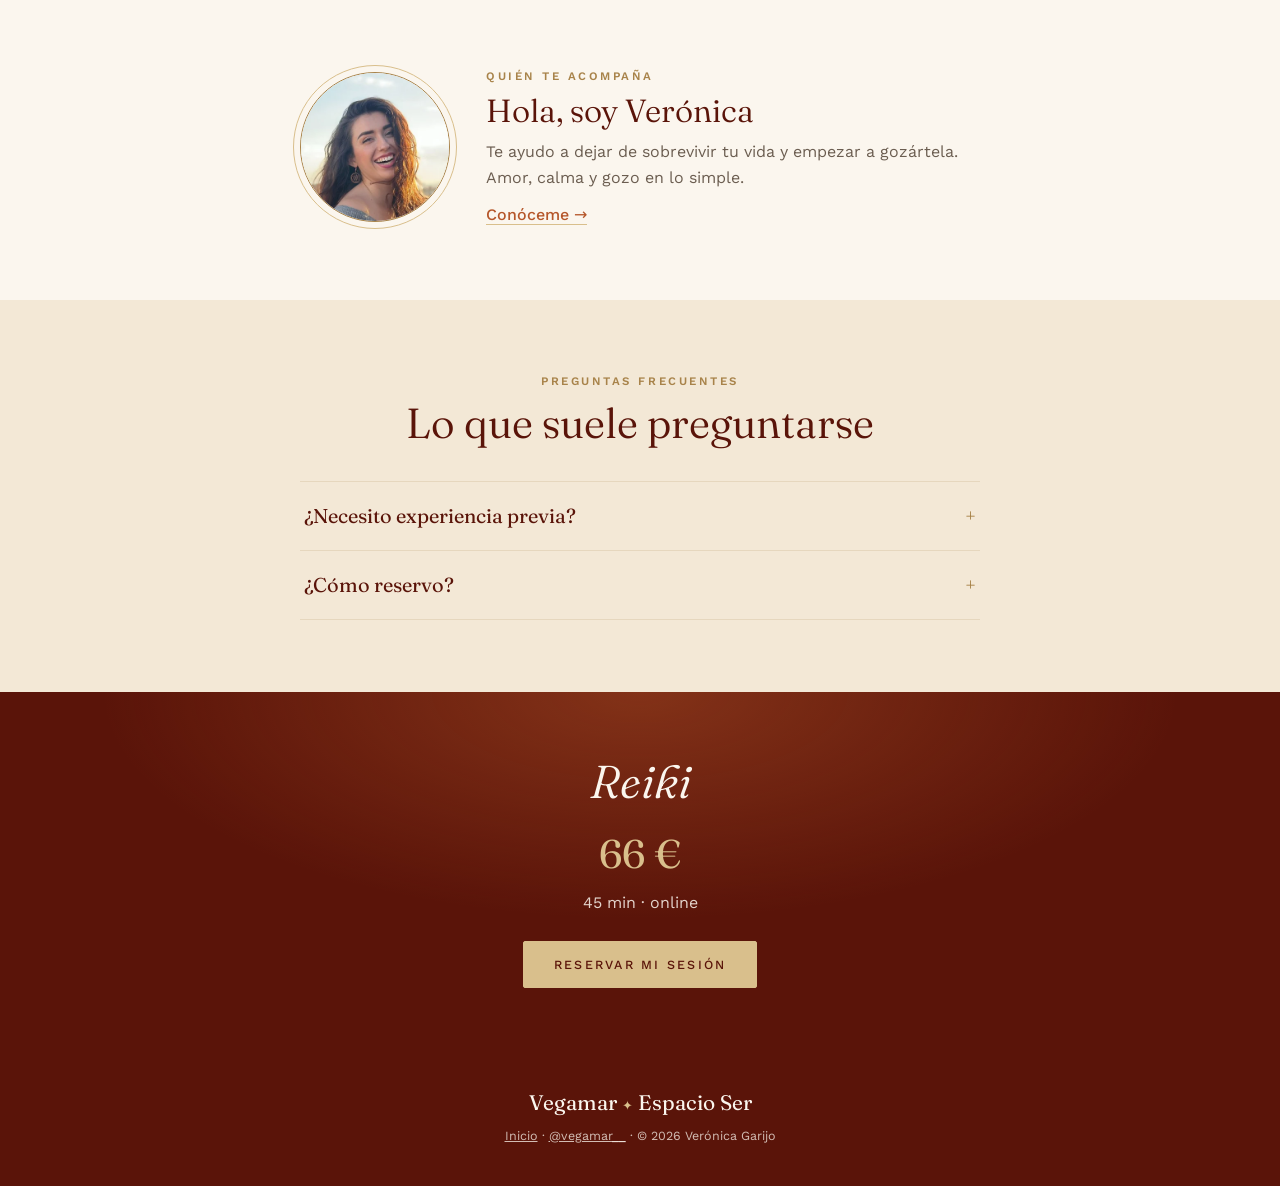
<file: reiki/index.html>
<!DOCTYPE html>
<html lang="es">
<head>
  <meta charset="utf-8">
  <meta http-equiv="Content-Security-Policy" content="default-src 'self'; script-src 'self'; style-src 'self'; img-src 'self'; font-src 'self'; connect-src 'none'; object-src 'none'; base-uri 'self'; form-action 'none'">
  <meta name="viewport" content="width=device-width, initial-scale=1">
  <title>Reiki · Vegamar</title>
  <meta name="description" content="Sesión de reiki online con Verónica Garijo (Vegamar): 45 minutos, 66 €.">
  <meta name="theme-color" content="#FBF6EE">
  <meta property="og:type" content="website">
  <meta property="og:site_name" content="Vegamar · Espacio Ser">
  <meta property="og:locale" content="es_ES">
  <meta property="og:title" content="Reiki · Vegamar">
  <meta property="og:description" content="Sesión de reiki online con Verónica Garijo (Vegamar): 45 minutos, 66 €.">
  <link rel="icon" href="../img/favicon.svg" type="image/svg+xml">
  <link rel="stylesheet" href="../css/fonts.css">
  <link rel="stylesheet" href="../css/estilo.css">
</head>
<body>
  <header class="topbar">
    <div class="wrap topbar-inner">
      <a class="brand" href="../" aria-label="Vegamar, ir al inicio">
        <img src="../img/favicon.svg" alt="" width="26" height="26">
        <span>Vegamar <small>Espacio Ser</small></span>
      </a>
      <a class="topbar-cta" data-wa="Hola! Tengo una duda sobre: Reiki" href="https://wa.me/message/4CHVMTHTK6S3P1" target="_blank" rel="noopener noreferrer">Escríbeme</a>
    </div>
  </header>

  <main>
    <section class="hero lp-hero">
      <div class="sparkles" data-sparkles="14" aria-hidden="true"></div>
      <div class="wrap hero-inner">
        <a class="back" href="../">← Inicio</a>
        <p class="eyebrow">Sesión individual · online</p>
        <h1>Reiki</h1>
        <p class="lead">Una pausa para soltar tensión, volver a la calma y escucharte por dentro.</p>
        <dl class="facts">
          <div><dt>Duración</dt><dd>45 min</dd></div>
          <div><dt>Formato</dt><dd>Online</dd></div>
          <div><dt>Precio</dt><dd>66 €</dd></div>
        </dl>
        <a class="btn" data-wa="Hola! Quiero reservar: Reiki" href="https://wa.me/message/4CHVMTHTK6S3P1" target="_blank" rel="noopener noreferrer">Reservar mi sesión</a>
      </div>
    </section>

    <section class="section">
      <div class="wrap narrow">
        <div class="section-title">
          <p class="eyebrow">¿Te reconoces?</p>
          <h2>Es para ti si…</h2>
        </div>
        <ul class="checklist">
          <li>Vives con prisa, estrés o cansancio y necesitas parar.</li>
          <li>Te cuesta desconectar la cabeza y descansar de verdad.</li>
          <li>Quieres regalarte un espacio de calma solo para ti.</li>
          <li>Estás en un momento de cambio y no quieres atravesarlo sin compañía.</li>
        </ul>
      </div>
    </section>
    <section class="section section-soft">
      <div class="wrap">
        <div class="section-title">
          <p class="eyebrow">Paso a paso</p>
          <h2>Cómo funciona</h2>
        </div>
        <ol class="steps">
          <li><span class="step-num">1</span><h3>Reserva</h3><p>Escríbeme por WhatsApp y buscamos el día y la hora.</p></li>
          <li><span class="step-num">2</span><h3>Prepárate</h3><p>Busca un lugar tranquilo de tu casa donde estar a gusto.</p></li>
          <li><span class="step-num">3</span><h3>Recibe</h3><p>Durante la sesión solo tienes que relajarte y dejarte sostener.</p></li>
        </ol>
        <p class="note">Las sesiones son un acompañamiento complementario y no sustituyen ningún tratamiento médico ni psicológico.</p>
      </div>
    </section>
    <section class="section">
      <div class="wrap about-mini">
        <img src="../img/fotos/vero-avatar.webp" alt="Verónica Garijo" width="360" height="360" loading="lazy">
        <div>
          <p class="eyebrow">Quién te acompaña</p>
          <h2>Hola, soy Verónica</h2>
          <p>Te ayudo a dejar de sobrevivir tu vida y empezar a gozártela. Amor, calma y gozo en lo simple.</p>
          <a class="link" href="../#contacto">Conóceme →</a>
        </div>
      </div>
    </section>
    <section class="section section-soft">
      <div class="wrap narrow">
        <div class="section-title">
          <p class="eyebrow">Preguntas frecuentes</p>
          <h2>Lo que suele preguntarse</h2>
        </div>
        <div class="faq">
          <details>
            <summary>¿Necesito experiencia previa?</summary>
            <p>No. No hace falta saber nada de reiki: yo te guío.</p>
          </details>
          <details>
            <summary>¿Cómo reservo?</summary>
            <p>Por WhatsApp. Pulsa «Reservar mi sesión» y te respondo personalmente.</p>
          </details>
        </div>
      </div>
    </section>
    <section class="final">
      <div class="sparkles" data-sparkles="16" aria-hidden="true"></div>
      <div class="wrap">
        <h2>Reiki</h2>
        <p class="final-price">66 €</p>
        <p class="final-detail">45 min · online</p>
        <a class="btn btn-gold" data-wa="Hola! Quiero reservar: Reiki" href="https://wa.me/message/4CHVMTHTK6S3P1" target="_blank" rel="noopener noreferrer">Reservar mi sesión</a>
      </div>
    </section>
  </main>

  <footer class="footer">
    <div class="wrap">
      <p class="footer-brand">Vegamar <span>✦</span> Espacio Ser</p>
      <p class="small"><a href="../">Inicio</a> · <a href="https://www.instagram.com/vegamar__/" target="_blank" rel="noopener noreferrer">@vegamar__</a> · © 2026 Verónica Garijo</p>
    </div>
  </footer>

  <script src="../js/main.js"></script>
</body>
</html>
</file>
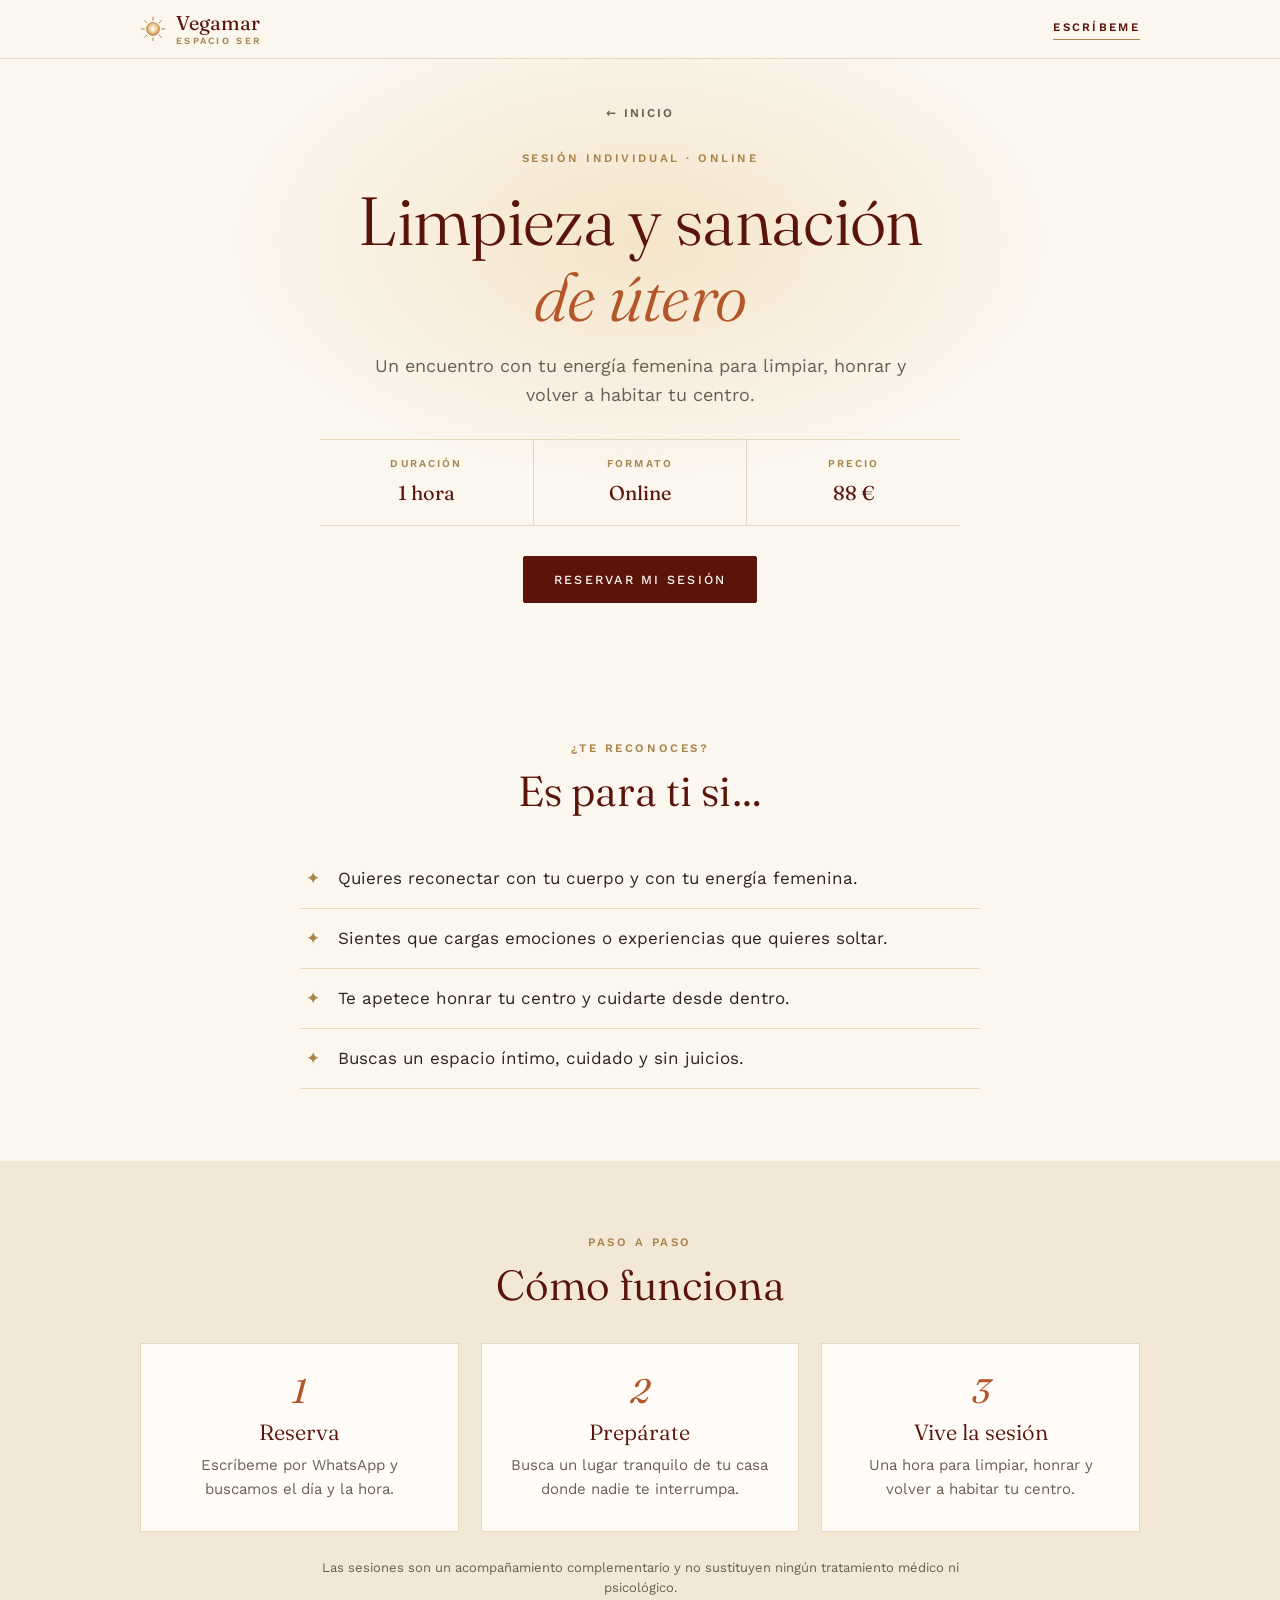
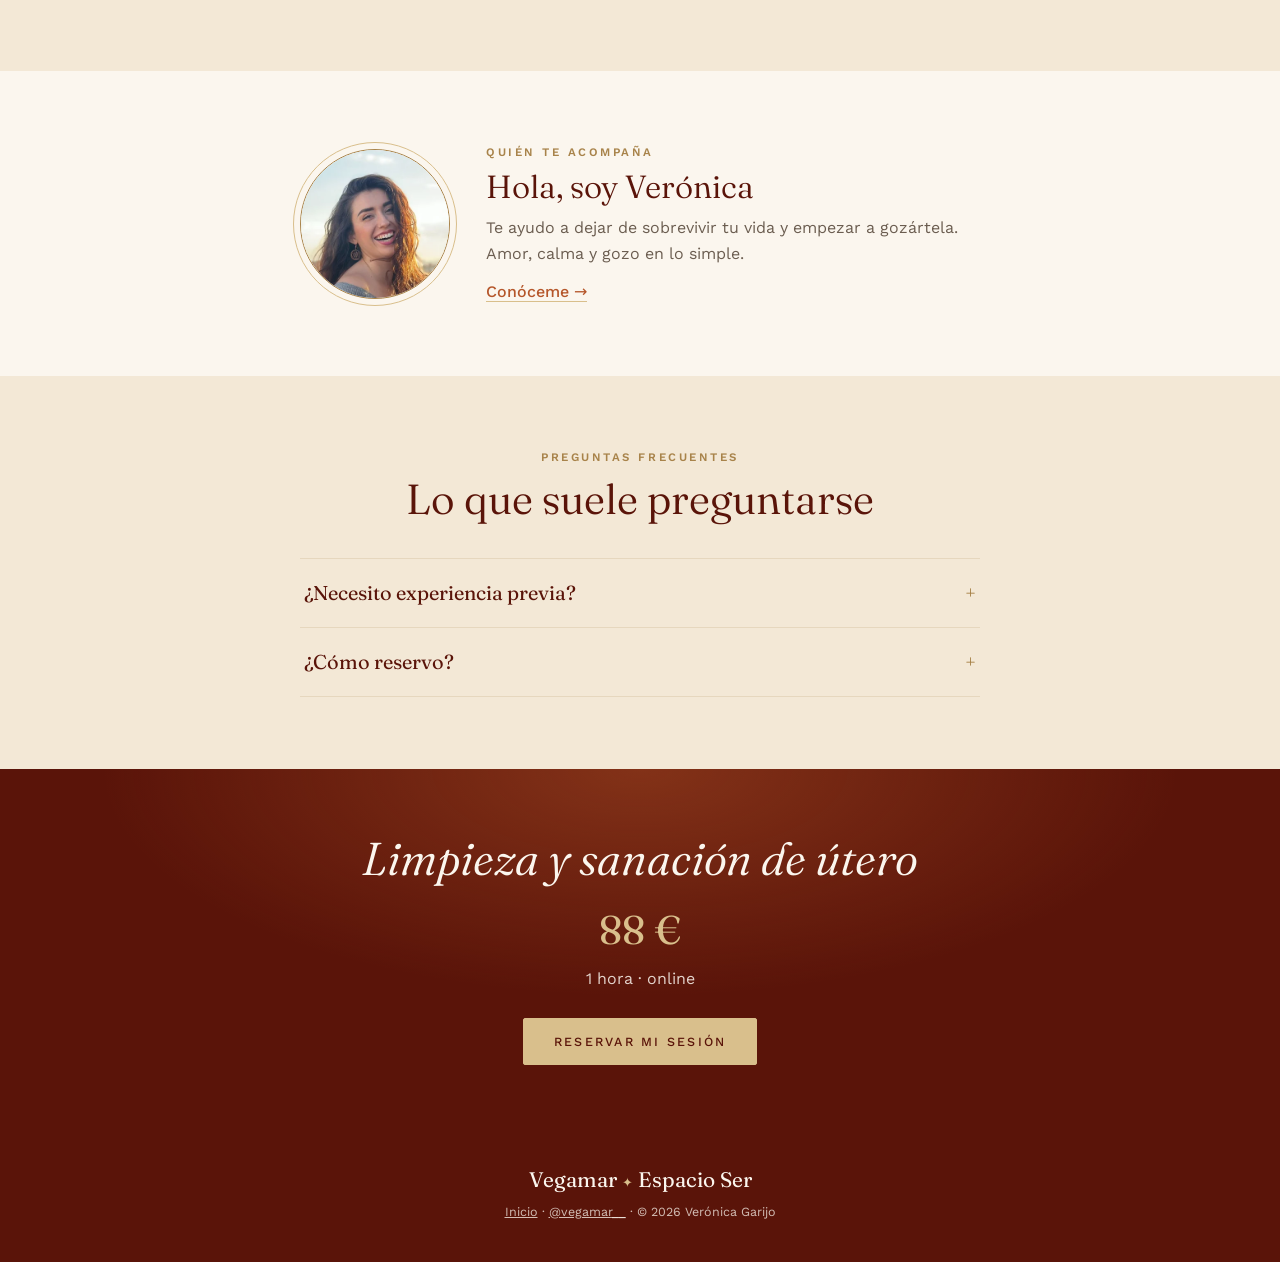
<file: sanacion-de-utero/index.html>
<!DOCTYPE html>
<html lang="es">
<head>
  <meta charset="utf-8">
  <meta http-equiv="Content-Security-Policy" content="default-src 'self'; script-src 'self'; style-src 'self'; img-src 'self'; font-src 'self'; connect-src 'none'; object-src 'none'; base-uri 'self'; form-action 'none'">
  <meta name="viewport" content="width=device-width, initial-scale=1">
  <title>Limpieza y sanación de útero · Vegamar</title>
  <meta name="description" content="Sesión online de limpieza y sanación de útero con Verónica Garijo (Vegamar): 1 hora, 88 €.">
  <meta name="theme-color" content="#FBF6EE">
  <meta property="og:type" content="website">
  <meta property="og:site_name" content="Vegamar · Espacio Ser">
  <meta property="og:locale" content="es_ES">
  <meta property="og:title" content="Limpieza y sanación de útero · Vegamar">
  <meta property="og:description" content="Sesión online de limpieza y sanación de útero con Verónica Garijo (Vegamar): 1 hora, 88 €.">
  <link rel="icon" href="../img/favicon.svg" type="image/svg+xml">
  <link rel="stylesheet" href="../css/fonts.css">
  <link rel="stylesheet" href="../css/estilo.css">
</head>
<body>
  <header class="topbar">
    <div class="wrap topbar-inner">
      <a class="brand" href="../" aria-label="Vegamar, ir al inicio">
        <img src="../img/favicon.svg" alt="" width="26" height="26">
        <span>Vegamar <small>Espacio Ser</small></span>
      </a>
      <a class="topbar-cta" data-wa="Hola! Tengo una duda sobre: Limpieza y sanación de útero" href="https://wa.me/message/4CHVMTHTK6S3P1" target="_blank" rel="noopener noreferrer">Escríbeme</a>
    </div>
  </header>

  <main>
    <section class="hero lp-hero">
      <div class="sparkles" data-sparkles="14" aria-hidden="true"></div>
      <div class="wrap hero-inner">
        <a class="back" href="../">← Inicio</a>
        <p class="eyebrow">Sesión individual · online</p>
        <h1>Limpieza y sanación <em>de útero</em></h1>
        <p class="lead">Un encuentro con tu energía femenina para limpiar, honrar y volver a habitar tu centro.</p>
        <dl class="facts">
          <div><dt>Duración</dt><dd>1 hora</dd></div>
          <div><dt>Formato</dt><dd>Online</dd></div>
          <div><dt>Precio</dt><dd>88 €</dd></div>
        </dl>
        <a class="btn" data-wa="Hola! Quiero reservar: Limpieza y sanación de útero" href="https://wa.me/message/4CHVMTHTK6S3P1" target="_blank" rel="noopener noreferrer">Reservar mi sesión</a>
      </div>
    </section>

    <section class="section">
      <div class="wrap narrow">
        <div class="section-title">
          <p class="eyebrow">¿Te reconoces?</p>
          <h2>Es para ti si…</h2>
        </div>
        <ul class="checklist">
          <li>Quieres reconectar con tu cuerpo y con tu energía femenina.</li>
          <li>Sientes que cargas emociones o experiencias que quieres soltar.</li>
          <li>Te apetece honrar tu centro y cuidarte desde dentro.</li>
          <li>Buscas un espacio íntimo, cuidado y sin juicios.</li>
        </ul>
      </div>
    </section>
    <section class="section section-soft">
      <div class="wrap">
        <div class="section-title">
          <p class="eyebrow">Paso a paso</p>
          <h2>Cómo funciona</h2>
        </div>
        <ol class="steps">
          <li><span class="step-num">1</span><h3>Reserva</h3><p>Escríbeme por WhatsApp y buscamos el día y la hora.</p></li>
          <li><span class="step-num">2</span><h3>Prepárate</h3><p>Busca un lugar tranquilo de tu casa donde nadie te interrumpa.</p></li>
          <li><span class="step-num">3</span><h3>Vive la sesión</h3><p>Una hora para limpiar, honrar y volver a habitar tu centro.</p></li>
        </ol>
        <p class="note">Las sesiones son un acompañamiento complementario y no sustituyen ningún tratamiento médico ni psicológico.</p>
      </div>
    </section>
    <section class="section">
      <div class="wrap about-mini">
        <img src="../img/fotos/vero-avatar.webp" alt="Verónica Garijo" width="360" height="360" loading="lazy">
        <div>
          <p class="eyebrow">Quién te acompaña</p>
          <h2>Hola, soy Verónica</h2>
          <p>Te ayudo a dejar de sobrevivir tu vida y empezar a gozártela. Amor, calma y gozo en lo simple.</p>
          <a class="link" href="../#contacto">Conóceme →</a>
        </div>
      </div>
    </section>
    <section class="section section-soft">
      <div class="wrap narrow">
        <div class="section-title">
          <p class="eyebrow">Preguntas frecuentes</p>
          <h2>Lo que suele preguntarse</h2>
        </div>
        <div class="faq">
          <details>
            <summary>¿Necesito experiencia previa?</summary>
            <p>No. Yo te acompaño en todo momento.</p>
          </details>
          <details>
            <summary>¿Cómo reservo?</summary>
            <p>Por WhatsApp. Pulsa «Reservar mi sesión» y te respondo personalmente.</p>
          </details>
        </div>
      </div>
    </section>
    <section class="final">
      <div class="sparkles" data-sparkles="16" aria-hidden="true"></div>
      <div class="wrap">
        <h2>Limpieza y sanación de útero</h2>
        <p class="final-price">88 €</p>
        <p class="final-detail">1 hora · online</p>
        <a class="btn btn-gold" data-wa="Hola! Quiero reservar: Limpieza y sanación de útero" href="https://wa.me/message/4CHVMTHTK6S3P1" target="_blank" rel="noopener noreferrer">Reservar mi sesión</a>
      </div>
    </section>
  </main>

  <footer class="footer">
    <div class="wrap">
      <p class="footer-brand">Vegamar <span>✦</span> Espacio Ser</p>
      <p class="small"><a href="../">Inicio</a> · <a href="https://www.instagram.com/vegamar__/" target="_blank" rel="noopener noreferrer">@vegamar__</a> · © 2026 Verónica Garijo</p>
    </div>
  </footer>

  <script src="../js/main.js"></script>
</body>
</html>
</file>
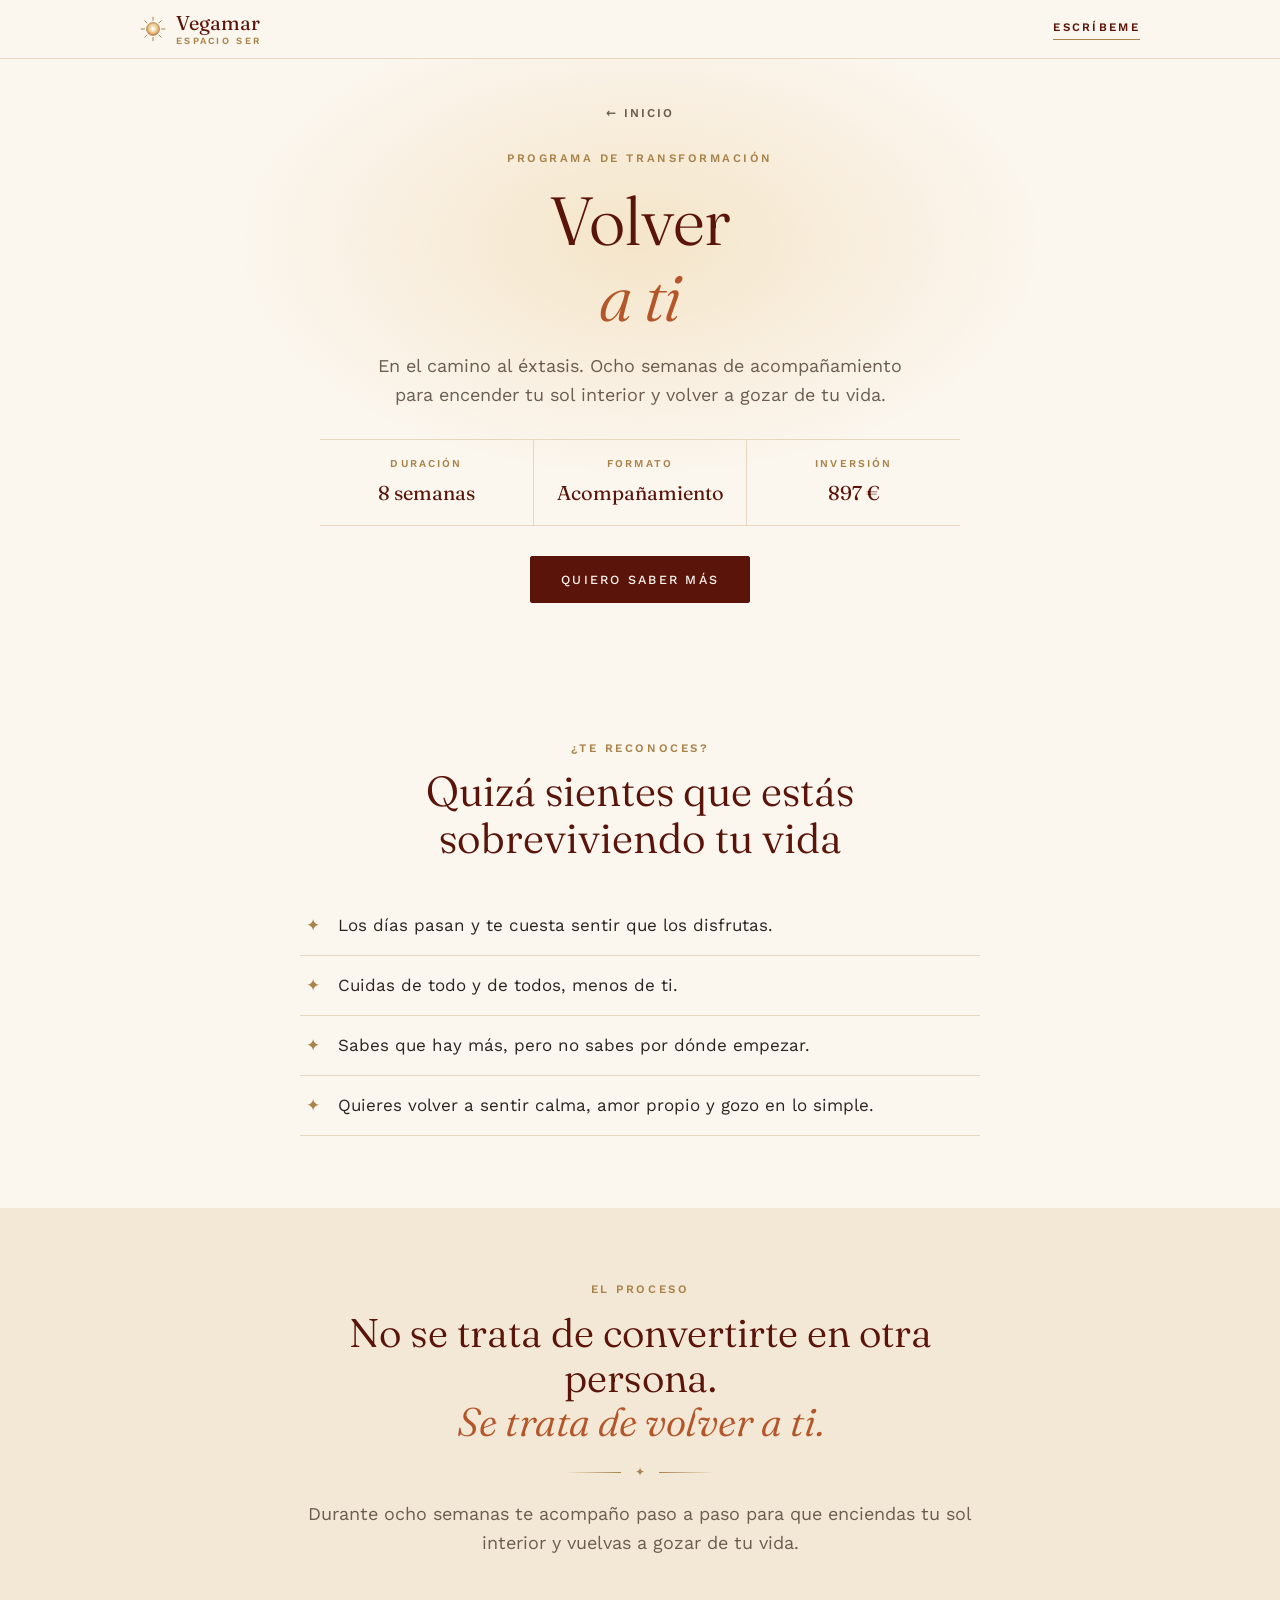
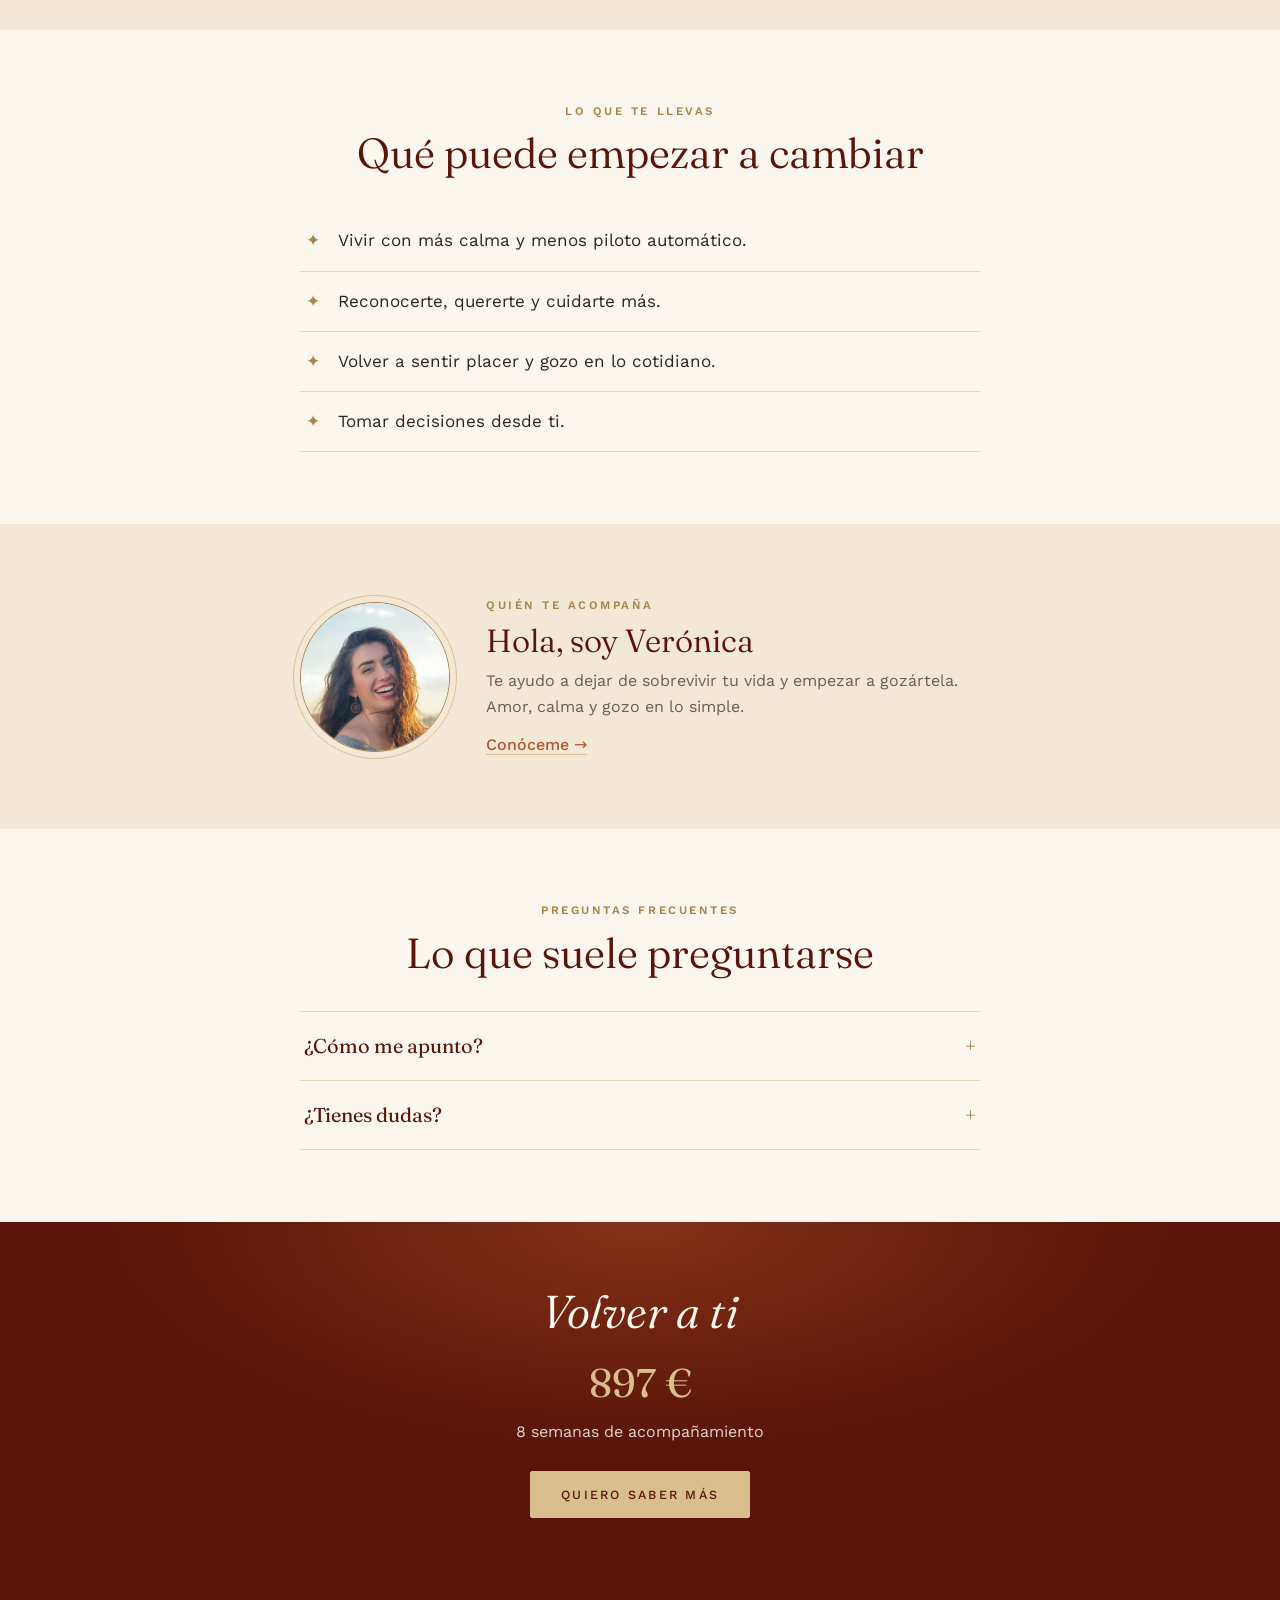
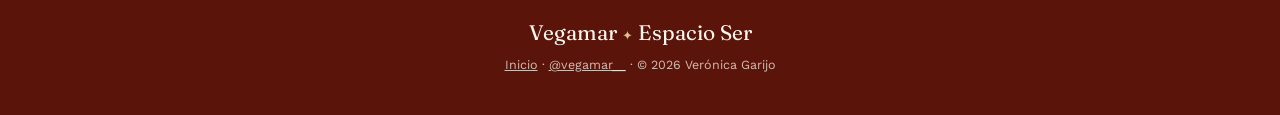
<file: volver-a-ti/index.html>
<!DOCTYPE html>
<html lang="es">
<head>
  <meta charset="utf-8">
  <meta http-equiv="Content-Security-Policy" content="default-src 'self'; script-src 'self'; style-src 'self'; img-src 'self'; font-src 'self'; connect-src 'none'; object-src 'none'; base-uri 'self'; form-action 'none'">
  <meta name="viewport" content="width=device-width, initial-scale=1">
  <title>Volver a ti · Programa de transformación · Vegamar</title>
  <meta name="description" content="Volver a ti: programa de transformación de Verónica Garijo (Vegamar) en el camino al éxtasis. 8 semanas de acompañamiento.">
  <meta name="theme-color" content="#FBF6EE">
  <meta property="og:type" content="website">
  <meta property="og:site_name" content="Vegamar · Espacio Ser">
  <meta property="og:locale" content="es_ES">
  <meta property="og:title" content="Volver a ti · Programa de transformación · Vegamar">
  <meta property="og:description" content="Volver a ti: programa de transformación de Verónica Garijo (Vegamar) en el camino al éxtasis. 8 semanas de acompañamiento.">
  <link rel="icon" href="../img/favicon.svg" type="image/svg+xml">
  <link rel="stylesheet" href="../css/fonts.css">
  <link rel="stylesheet" href="../css/estilo.css">
</head>
<body>
  <header class="topbar">
    <div class="wrap topbar-inner">
      <a class="brand" href="../" aria-label="Vegamar, ir al inicio">
        <img src="../img/favicon.svg" alt="" width="26" height="26">
        <span>Vegamar <small>Espacio Ser</small></span>
      </a>
      <a class="topbar-cta" data-wa="Hola! Tengo una duda sobre: Volver a ti" href="https://wa.me/message/4CHVMTHTK6S3P1" target="_blank" rel="noopener noreferrer">Escríbeme</a>
    </div>
  </header>

  <main>
    <section class="hero lp-hero">
      <div class="sparkles" data-sparkles="14" aria-hidden="true"></div>
      <div class="wrap hero-inner">
        <a class="back" href="../">← Inicio</a>
        <p class="eyebrow">Programa de transformación</p>
        <h1>Volver <em>a ti</em></h1>
        <p class="lead">En el camino al éxtasis. Ocho semanas de acompañamiento para encender tu sol interior y volver a gozar de tu vida.</p>
        <dl class="facts">
          <div><dt>Duración</dt><dd>8 semanas</dd></div>
          <div><dt>Formato</dt><dd>Acompañamiento</dd></div>
          <div><dt>Inversión</dt><dd>897 €</dd></div>
        </dl>
        <a class="btn" data-wa="Hola! Quiero saber más información sobre: Volver a ti" href="https://wa.me/message/4CHVMTHTK6S3P1" target="_blank" rel="noopener noreferrer">Quiero saber más</a>
      </div>
    </section>

    <section class="section">
      <div class="wrap narrow">
        <div class="section-title">
          <p class="eyebrow">¿Te reconoces?</p>
          <h2>Quizá sientes que estás sobreviviendo tu vida</h2>
        </div>
        <ul class="checklist">
          <li>Los días pasan y te cuesta sentir que los disfrutas.</li>
          <li>Cuidas de todo y de todos, menos de ti.</li>
          <li>Sabes que hay más, pero no sabes por dónde empezar.</li>
          <li>Quieres volver a sentir calma, amor propio y gozo en lo simple.</li>
        </ul>
      </div>
    </section>
    <section class="section section-soft">
      <div class="sparkles" data-sparkles="10" aria-hidden="true"></div>
      <div class="wrap narrow center">
        <p class="eyebrow">El proceso</p>
        <h2 class="big-claim">No se trata de convertirte en otra persona. <em>Se trata de volver a ti.</em></h2>
        <div class="ornament" aria-hidden="true"><span></span>✦<span></span></div>
        <p class="lead-text">Durante ocho semanas te acompaño paso a paso para que enciendas tu sol interior y vuelvas a gozar de tu vida.</p>
      </div>
    </section>
    <section class="section">
      <div class="wrap narrow">
        <div class="section-title">
          <p class="eyebrow">Lo que te llevas</p>
          <h2>Qué puede empezar a cambiar</h2>
        </div>
        <ul class="checklist">
          <li>Vivir con más calma y menos piloto automático.</li>
          <li>Reconocerte, quererte y cuidarte más.</li>
          <li>Volver a sentir placer y gozo en lo cotidiano.</li>
          <li>Tomar decisiones desde ti.</li>
        </ul>
      </div>
    </section>
    <section class="section section-soft">
      <div class="wrap about-mini">
        <img src="../img/fotos/vero-avatar.webp" alt="Verónica Garijo" width="360" height="360" loading="lazy">
        <div>
          <p class="eyebrow">Quién te acompaña</p>
          <h2>Hola, soy Verónica</h2>
          <p>Te ayudo a dejar de sobrevivir tu vida y empezar a gozártela. Amor, calma y gozo en lo simple.</p>
          <a class="link" href="../#contacto">Conóceme →</a>
        </div>
      </div>
    </section>
    <section class="section">
      <div class="wrap narrow">
        <div class="section-title">
          <p class="eyebrow">Preguntas frecuentes</p>
          <h2>Lo que suele preguntarse</h2>
        </div>
        <div class="faq">
          <details>
            <summary>¿Cómo me apunto?</summary>
            <p>Escríbeme por WhatsApp y hablamos para ver si el programa es para ti.</p>
          </details>
          <details>
            <summary>¿Tienes dudas?</summary>
            <p>Pregúntame lo que quieras por WhatsApp. Te respondo personalmente.</p>
          </details>
        </div>
      </div>
    </section>
    <section class="final">
      <div class="sparkles" data-sparkles="16" aria-hidden="true"></div>
      <div class="wrap">
        <h2>Volver a ti</h2>
        <p class="final-price">897 €</p>
        <p class="final-detail">8 semanas de acompañamiento</p>
        <a class="btn btn-gold" data-wa="Hola! Quiero saber más información sobre: Volver a ti" href="https://wa.me/message/4CHVMTHTK6S3P1" target="_blank" rel="noopener noreferrer">Quiero saber más</a>
      </div>
    </section>
  </main>

  <footer class="footer">
    <div class="wrap">
      <p class="footer-brand">Vegamar <span>✦</span> Espacio Ser</p>
      <p class="small"><a href="../">Inicio</a> · <a href="https://www.instagram.com/vegamar__/" target="_blank" rel="noopener noreferrer">@vegamar__</a> · © 2026 Verónica Garijo</p>
    </div>
  </footer>

  <script src="../js/main.js"></script>
</body>
</html>
</file>
<file: css/fonts.css>
/* Fraunces & Work Sans — SIL Open Font License, served locally (no third-party requests). Latin subset. */

@font-face {
  font-family: Fraunces;
  font-style: normal;
  font-weight: 300 600;
  font-display: swap;
  src: url("../fonts/Fraunces-latin.woff2") format("woff2");
}

@font-face {
  font-family: Fraunces;
  font-style: italic;
  font-weight: 300 600;
  font-display: swap;
  src: url("../fonts/Fraunces-italic-latin.woff2") format("woff2");
}

@font-face {
  font-family: "Work Sans";
  font-style: normal;
  font-weight: 400 600;
  font-display: swap;
  src: url("../fonts/WorkSans-latin.woff2") format("woff2");
}
</file>
<file: css/estilo.css>
/* Vegamar · Espacio Ser — Vero's palette: garnet, terracotta orange, gold and cream. Elegant and short. */

:root {
  --cream: #fbf6ee;
  --cream-deep: #f3e8d6;
  --card: #fffcf7;
  --garnet: #5a1409;
  --garnet-soft: #7a2a1c;
  --teja: #b5562a;
  --gold: #a8834a;
  --gold-light: #d9bf8c;
  --ink: #2b2420;
  --ink-soft: #6b5d50;
  --line: #e6d7be;
  --serif: fraunces, "Iowan Old Style", georgia, serif;
  --sans: "Work Sans", system-ui, -apple-system, "Segoe UI", sans-serif;

  color-scheme: light;
}

[hidden] {
  display: none !important;
}

* {
  box-sizing: border-box;
}

html {
  scroll-behavior: smooth;
  scroll-padding-top: 64px;
}

body {
  margin: 0;
  background: var(--cream);
  color: var(--ink);
  font: 400 16px/1.6 var(--sans);
  -webkit-font-smoothing: antialiased;
  overflow-x: hidden;
}

h1,
h2,
h3 {
  margin: 0;
  font-family: var(--serif);
  font-weight: 340;
  line-height: 1.12;
  color: var(--garnet);
}

h1 em,
h2 em {
  display: block;
  font-style: italic;
  color: var(--teja);
}

p {
  margin: 0;
}

a {
  color: inherit;
}

img,
svg {
  display: block;
  max-width: 100%;
}

.wrap {
  max-width: 1040px;
  margin: 0 auto;
  padding: 0 20px;
}

:focus-visible {
  outline: 1.5px solid var(--teja);
  outline-offset: 3px;
}

/* ---------- Small text, buttons, ornament ---------- */

.eyebrow,
.tag {
  display: block;
  font-size: 11.5px;
  font-weight: 600;
  letter-spacing: 0.22em;
  text-transform: uppercase;
  color: var(--gold);
}

.meta {
  font-size: 14px;
  color: var(--ink-soft);
}

.btn {
  display: inline-flex;
  align-items: center;
  justify-content: center;
  gap: 10px;
  padding: 15px 30px;
  border: 1px solid var(--garnet);
  border-radius: 2px;
  background: var(--garnet);
  color: var(--cream);
  font: 500 12.5px var(--sans);
  letter-spacing: 0.18em;
  text-transform: uppercase;
  text-decoration: none;
  transition:
    background 0.25s,
    color 0.25s,
    border-color 0.25s;
}

.btn:hover {
  background: var(--garnet-soft);
}

.btn svg {
  width: 17px;
  height: 17px;
}

.btn-line {
  background: transparent;
  color: var(--garnet);
}

.btn-line:hover {
  background: var(--garnet);
  color: var(--cream);
}

.btn-gold {
  background: var(--gold-light);
  border-color: var(--gold-light);
  color: var(--garnet);
}

.btn-gold:hover {
  background: var(--cream);
  border-color: var(--cream);
}

.link {
  color: var(--teja);
  font-weight: 500;
  text-decoration: none;
  border-bottom: 1px solid var(--gold-light);
  white-space: nowrap;
}

.link:hover {
  border-color: var(--teja);
}

.ornament {
  display: flex;
  align-items: center;
  justify-content: center;
  gap: 14px;
  margin: 18px auto;
  font-size: 12px;
  color: var(--gold);
}

.ornament span {
  width: 56px;
  height: 1px;
  background: linear-gradient(90deg, transparent, var(--gold));
}

.ornament span:last-child {
  transform: scaleX(-1);
}

/* ---------- Sparkles (placed by js/main.js) ---------- */

.sparkles {
  position: absolute;
  inset: 0;
  overflow: hidden;
  pointer-events: none;
}

.sparkle {
  position: absolute;
  left: var(--x);
  top: var(--y);
  width: var(--s);
  height: var(--s);
  background: var(--c, var(--gold));
  clip-path: polygon(50% 0%, 58% 42%, 100% 50%, 58% 58%, 50% 100%, 42% 58%, 0% 50%, 42% 42%);
  opacity: 0;
  animation: twinkle var(--d) ease-in-out var(--delay) infinite;
}

.sparkle.dot {
  clip-path: circle(50%);
}

@keyframes twinkle {
  0%,
  100% {
    opacity: 0;
    transform: scale(0.3) rotate(0deg);
  }

  50% {
    opacity: var(--o, 0.8);
    transform: scale(1) rotate(45deg);
  }
}

@media (prefers-reduced-motion: reduce) {
  html {
    scroll-behavior: auto;
  }

  .sparkle {
    animation: none;
    opacity: 0.45;
  }

  .avatar::before {
    animation: none;
  }
}

/* ---------- Top bar ---------- */

.topbar {
  position: sticky;
  top: 0;
  z-index: 20;
  background: rgb(251 246 238 / 88%);
  backdrop-filter: blur(10px);
  border-bottom: 1px solid var(--line);
}

.topbar-inner {
  display: flex;
  align-items: center;
  justify-content: space-between;
  min-height: 58px;
}

.brand {
  display: flex;
  align-items: center;
  gap: 10px;
  text-decoration: none;
  font-family: var(--serif);
  font-size: 20px;
  line-height: 1;
  color: var(--garnet);
}

.brand small {
  display: block;
  margin-top: 3px;
  font-family: var(--sans);
  font-size: 9.5px;
  font-weight: 600;
  letter-spacing: 0.24em;
  text-transform: uppercase;
  color: var(--gold);
}

.topbar-cta {
  font-size: 11.5px;
  font-weight: 600;
  letter-spacing: 0.2em;
  text-transform: uppercase;
  text-decoration: none;
  color: var(--garnet);
  border-bottom: 1px solid var(--gold);
  padding-bottom: 2px;
}

/* ---------- Hero ---------- */

.hero {
  position: relative;
  overflow: hidden;
  padding: 56px 0 64px;
  text-align: center;
  background: radial-gradient(45% 55% at 50% 30%, rgb(235 201 142 / 38%), transparent 70%), var(--cream);
}

.hero-inner {
  position: relative;
}

/* Round photo with a thin gold ring and warm glow */
.avatar {
  position: relative;
  width: 150px;
  margin: 0 auto 24px;
  aspect-ratio: 1;
}

.avatar::before {
  content: "";
  position: absolute;
  inset: -16px;
  border-radius: 50%;
  background: radial-gradient(circle, rgb(255 226 170 / 80%), transparent 70%);
  filter: blur(10px);
  animation: glow 6s ease-in-out infinite;
}

.avatar img {
  position: relative;
  width: 100%;
  height: 100%;
  object-fit: cover;
  border-radius: 50%;
  border: 1.5px solid var(--gold);
  outline: 1px solid var(--gold-light);
  outline-offset: 6px;
}

@keyframes glow {
  0%,
  100% {
    opacity: 0.6;
    transform: scale(0.96);
  }

  50% {
    opacity: 1;
    transform: scale(1.05);
  }
}

.hero h1 {
  margin-top: 14px;
  font-size: clamp(40px, 6vw, 68px);
  font-weight: 320;
  letter-spacing: -0.01em;
}

.hero .lead {
  max-width: 30em;
  margin: 18px auto 0;
  font-size: 18px;
  color: var(--ink-soft);
}

/* ---------- Masterclass band ---------- */

.masterclass {
  position: relative;
  overflow: hidden;
  padding: 56px 0;
  text-align: center;
  color: var(--cream);
  background: radial-gradient(60% 90% at 50% 0%, rgb(181 86 42 / 45%), transparent 70%), var(--garnet);
}

.masterclass .wrap {
  position: relative;
}

.masterclass .eyebrow {
  color: var(--gold-light);
}

.masterclass h2 {
  margin-top: 14px;
  font-size: clamp(30px, 4.4vw, 44px);
  color: var(--cream);
}

.masterclass h2 em {
  color: var(--gold-light);
}

.event-when {
  margin: 14px 0 26px;
  font-size: 15px;
  letter-spacing: 0.04em;
  color: rgb(251 246 238 / 85%);
}

/* ---------- Sections ---------- */

.section {
  position: relative;
  padding: 72px 0;
}

.section-soft {
  background: var(--cream-deep);
}

.section-title {
  margin-bottom: 34px;
  text-align: center;
}

.section-title h2,
.about h2,
.program h2 {
  margin-top: 10px;
  font-size: clamp(30px, 4vw, 42px);
}

.hint {
  margin-top: 16px;
  text-align: center;
  font-size: 13px;
  color: var(--ink-soft);
}

/* Sessions: one clean line each (name · duration · price) */

.sessions {
  max-width: 720px;
  margin: 0 auto;
  border-top: 1px solid var(--line);
}

.session {
  display: grid;
  grid-template-columns: 1fr auto auto;
  align-items: baseline;
  gap: 20px;
  padding: 22px 6px;
  border-bottom: 1px solid var(--line);
  text-decoration: none;
  transition: background 0.25s;
}

.session:hover {
  background: var(--card);
}

.session-name {
  font-family: var(--serif);
  font-size: 23px;
  color: var(--garnet);
}

.session-meta {
  font-size: 14px;
  color: var(--ink-soft);
}

.session-price {
  min-width: 70px;
  text-align: right;
  font-family: var(--serif);
  font-size: 23px;
  color: var(--teja);
}

/* Recorded courses */

.course {
  display: flex;
  align-items: center;
  justify-content: space-between;
  gap: 20px;
  max-width: 720px;
  margin: 0 auto;
  padding: 24px 28px;
  border: 1px solid var(--line);
  background: var(--card);
  text-decoration: none;
  transition: border-color 0.25s;
}

.course:hover {
  border-color: var(--gold);
}

.course-name {
  display: block;
  font-family: var(--serif);
  font-size: 24px;
  color: var(--garnet);
}

/* Programme */

.program {
  overflow: hidden;
}

.program-box {
  position: relative;
  max-width: 640px;
  margin: 0 auto;
  padding: 52px 32px;
  text-align: center;
  background: var(--card);
  border: 1px solid var(--gold-light);
  outline: 1px solid var(--line);
  outline-offset: 8px;
}

.program h2 {
  font-size: clamp(40px, 6vw, 58px);
  font-style: italic;
}

.program-claim {
  margin-top: 8px;
  font-family: var(--serif);
  font-style: italic;
  font-size: 20px;
  color: var(--teja);
}

.program-facts {
  font-size: 15px;
  letter-spacing: 0.04em;
  color: var(--ink-soft);
}

.program-price {
  margin: 8px 0 26px;
  font-family: var(--serif);
  font-size: 40px;
  color: var(--garnet);
}

/* About + book + contact */

.about {
  display: grid;
  grid-template-columns: 300px 1fr;
  align-items: center;
  gap: 56px;
  max-width: 860px;
}

.about-photo {
  width: 100%;
  height: auto;
  border: 1px solid var(--gold-light);
  outline: 1px solid var(--line);
  outline-offset: 8px;
}

.about-text {
  margin-top: 14px;
  font-size: 18px;
  color: var(--ink-soft);
}

.book {
  display: inline-flex;
  align-items: center;
  gap: 18px;
  margin-top: 30px;
  padding: 14px 24px 14px 14px;
  text-align: left;
  text-decoration: none;
  background: var(--card);
  border: 1px solid var(--line);
}

.book .meta {
  display: block;
  max-width: 260px;
  line-height: 1.4;
}

.book strong {
  display: block;
  font-family: var(--serif);
  font-size: 21px;
  font-weight: 400;
  color: var(--garnet);
}

.book-cover {
  flex: none;
  width: 64px;
  height: auto;
  border-radius: 2px;
  box-shadow: 0 8px 18px rgb(43 36 32 / 22%);
}

.contact-buttons {
  display: flex;
  flex-wrap: wrap;
  gap: 12px;
  margin-top: 34px;
}

/* Footer */

.footer {
  padding: 34px 0 40px;
  text-align: center;
  background: var(--garnet);
  color: rgb(251 246 238 / 75%);
}

.footer-brand {
  font-family: var(--serif);
  font-size: 21px;
  color: var(--cream);
}

.footer-brand span {
  font-size: 13px;
  color: var(--gold-light);
}

.footer .small {
  margin-top: 6px;
  font-size: 12.5px;
}

/* ---------- Landing pages ---------- */

.narrow {
  max-width: 720px;
}

.center {
  text-align: center;
}

.lp-hero {
  padding-top: 40px;
}

.back {
  display: inline-block;
  margin-bottom: 26px;
  font-size: 12px;
  font-weight: 600;
  letter-spacing: 0.16em;
  text-transform: uppercase;
  text-decoration: none;
  color: var(--ink-soft);
}

.back:hover {
  color: var(--garnet);
}

.facts {
  display: flex;
  flex-wrap: wrap;
  justify-content: center;
  max-width: 640px;
  margin: 30px auto;
  border-top: 1px solid var(--line);
  border-bottom: 1px solid var(--line);
}

.facts div {
  flex: 1 1 0;
  min-width: 120px;
  padding: 16px 10px;
}

.facts div + div {
  border-left: 1px solid var(--line);
}

.facts dt {
  font-size: 10.5px;
  font-weight: 600;
  letter-spacing: 0.2em;
  text-transform: uppercase;
  color: var(--gold);
}

.facts dd {
  margin: 4px 0 0;
  font-family: var(--serif);
  font-size: 20px;
  color: var(--garnet);
}

.lp-hero .events-empty .meta {
  margin-bottom: 16px;
}

.checklist {
  margin: 0;
  padding: 0;
  list-style: none;
}

.checklist li {
  position: relative;
  padding: 16px 0 16px 38px;
  border-bottom: 1px solid var(--line);
  font-size: 17px;
}

.checklist li::before {
  content: "✦";
  position: absolute;
  left: 6px;
  top: 16px;
  color: var(--gold);
}

.steps {
  display: grid;
  grid-template-columns: repeat(auto-fit, minmax(220px, 1fr));
  gap: 22px;
  margin: 0;
  padding: 0;
  list-style: none;
}

.steps li {
  padding: 30px 26px;
  background: var(--card);
  border: 1px solid var(--line);
  text-align: center;
}

.step-num {
  display: block;
  font-family: var(--serif);
  font-style: italic;
  font-size: 34px;
  line-height: 1;
  color: var(--teja);
}

.steps h3 {
  margin: 12px 0 8px;
  font-size: 22px;
}

.steps p {
  font-size: 15px;
  color: var(--ink-soft);
}

.note {
  max-width: 640px;
  margin: 26px auto 0;
  text-align: center;
  font-size: 13px;
  color: var(--ink-soft);
}

.big-claim {
  margin-top: 12px;
  font-size: clamp(28px, 4vw, 40px);
}

.lead-text {
  font-size: 18px;
  color: var(--ink-soft);
}

.about-mini {
  display: flex;
  align-items: center;
  gap: 36px;
  max-width: 720px;
}

.about-mini img {
  flex: none;
  width: 150px;
  height: 150px;
  border-radius: 50%;
  object-fit: cover;
  border: 1.5px solid var(--gold);
  outline: 1px solid var(--gold-light);
  outline-offset: 6px;
}

.about-mini h2 {
  margin: 8px 0 10px;
  font-size: 32px;
}

.about-mini p:not(.eyebrow) {
  margin-bottom: 12px;
  color: var(--ink-soft);
}

.faq details {
  border-bottom: 1px solid var(--line);
}

.faq details:first-child {
  border-top: 1px solid var(--line);
}

.faq summary {
  display: flex;
  justify-content: space-between;
  gap: 16px;
  padding: 18px 4px;
  cursor: pointer;
  list-style: none;
  font-family: var(--serif);
  font-size: 20px;
  color: var(--garnet);
}

.faq summary::-webkit-details-marker {
  display: none;
}

.faq summary::after {
  content: "+";
  color: var(--gold);
}

.faq details[open] summary::after {
  content: "−";
}

.faq details p {
  padding: 0 4px 18px;
  color: var(--ink-soft);
}

.final {
  position: relative;
  overflow: hidden;
  padding: 64px 0;
  text-align: center;
  color: var(--cream);
  background: radial-gradient(60% 90% at 50% 0%, rgb(181 86 42 / 45%), transparent 70%), var(--garnet);
}

.final .wrap {
  position: relative;
}

.final h2 {
  font-size: clamp(32px, 4.6vw, 46px);
  font-style: italic;
  color: var(--cream);
}

.final-price {
  margin-top: 14px;
  font-family: var(--serif);
  font-size: 40px;
  color: var(--gold-light);
}

.final-detail {
  margin: 4px 0 26px;
  color: rgb(251 246 238 / 85%);
}

.footer a {
  color: inherit;
}

/* ---------- Phone ---------- */

@media (max-width: 640px) {
  .wrap {
    padding: 0 16px;
  }

  .hero {
    padding: 36px 0 44px;
  }

  .avatar {
    width: 124px;
    margin-bottom: 20px;
  }

  .about {
    grid-template-columns: 1fr;
    gap: 36px;
    text-align: center;
  }

  .about-photo {
    width: 72%;
    margin: 0 auto;
  }

  .contact-buttons {
    justify-content: center;
  }

  .about-mini {
    flex-direction: column;
    gap: 24px;
    text-align: center;
  }

  .about-mini img {
    width: 120px;
    height: 120px;
  }

  .facts div {
    min-width: 50%;
    flex-basis: 50%;
  }

  .facts div + div {
    border-left: 0;
  }

  .facts div:nth-child(even) {
    border-left: 1px solid var(--line);
  }

  .facts div:nth-child(n + 3) {
    border-top: 1px solid var(--line);
  }

  .checklist li {
    font-size: 16px;
  }

  .hero .lead,
  .about-text {
    font-size: 16.5px;
  }

  .section {
    padding: 56px 0;
  }

  .masterclass {
    padding: 46px 0;
  }

  .session {
    grid-template-columns: 1fr auto;
    gap: 2px 14px;
    padding: 18px 4px;
  }

  .session-name {
    font-size: 21px;
  }

  .session-meta {
    grid-row: 2;
  }

  .session-price {
    grid-row: 1 / span 2;
    align-self: center;
    font-size: 21px;
  }

  .course {
    padding: 20px;
  }

  .program-box {
    padding: 40px 20px;
  }

  .contact-buttons .btn {
    flex: 1 1 100%;
  }
}
</file>
